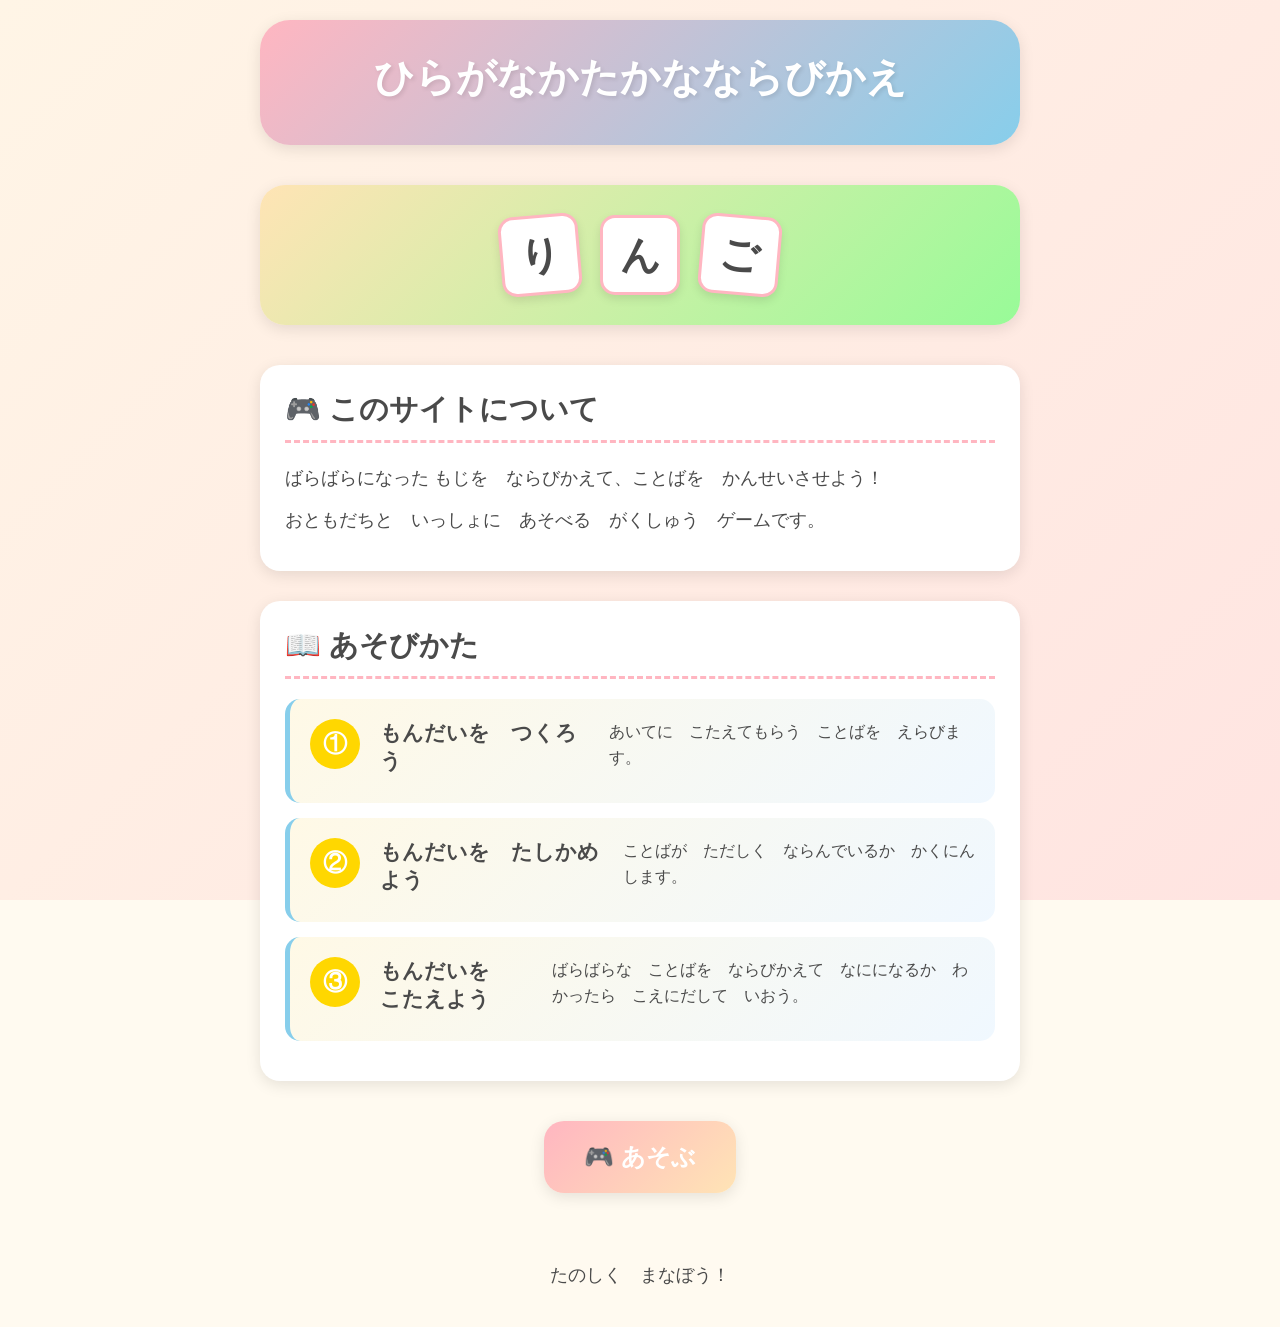
<file: index.html>
<!DOCTYPE html>
<html lang="ja">
<head>
    <meta charset="UTF-8">
    <meta name="viewport" content="width=device-width, initial-scale=1.0">
    <title>ひらがなかたかなならびかえ - がくしゅうサイト</title>
    <link rel="stylesheet" href="styles.css">
</head>
<body class="top-page">
    <div class="container">
        <header class="header">
            <h1 class="title">ひらがなかたかなならびかえ</h1>
        </header>

        <main class="main-content">
            <!-- イメージイラスト代わり -->
            <div class="hero-section">
                <div class="character-cards-demo">
                    <div class="demo-card">り</div>
                    <div class="demo-card">ん</div>
                    <div class="demo-card">ご</div>
                </div>
            </div>

            <!-- 使い方説明 -->
            <section class="instructions">
                <h2>🎮 このサイトについて</h2>
                <p>ばらばらになった もじを　ならびかえて、ことばを　かんせいさせよう！</p>
                <p>おともだちと　いっしょに　あそべる　がくしゅう　ゲームです。</p>
            </section>

            <!-- 遊び方ガイド -->
            <section class="how-to">
                <h2>📖 あそびかた</h2>
                
                <div class="guide-step">
                    <div class="step-number">①</div>
                    <h3>もんだいを　つくろう</h3>
                    <p>あいてに　こたえてもらう　ことばを　えらびます。</p>
                </div>

                <div class="guide-step">
                    <div class="step-number">②</div>
                    <h3>もんだいを　たしかめよう</h3>
                    <p>ことばが　ただしく　ならんでいるか　かくにんします。</p>
                </div>

                <div class="guide-step">
                    <div class="step-number">③</div>
                    <h3>もんだいを　こたえよう</h3>
                    <p>ばらばらな　ことばを　ならびかえて　なにになるか　わかったら　こえにだして　いおう。</p>
                </div>
            </section>

            <!-- 始めるボタン -->
            <section class="start-section">
                <button class="btn-large btn-primary" onclick="location.href='select.html'">
                    🎮 あそぶ
                </button>
            </section>
        </main>

        <footer class="footer">
            <p>たのしく　まなぼう！</p>
        </footer>
    </div>
</body>
</html>
</file>
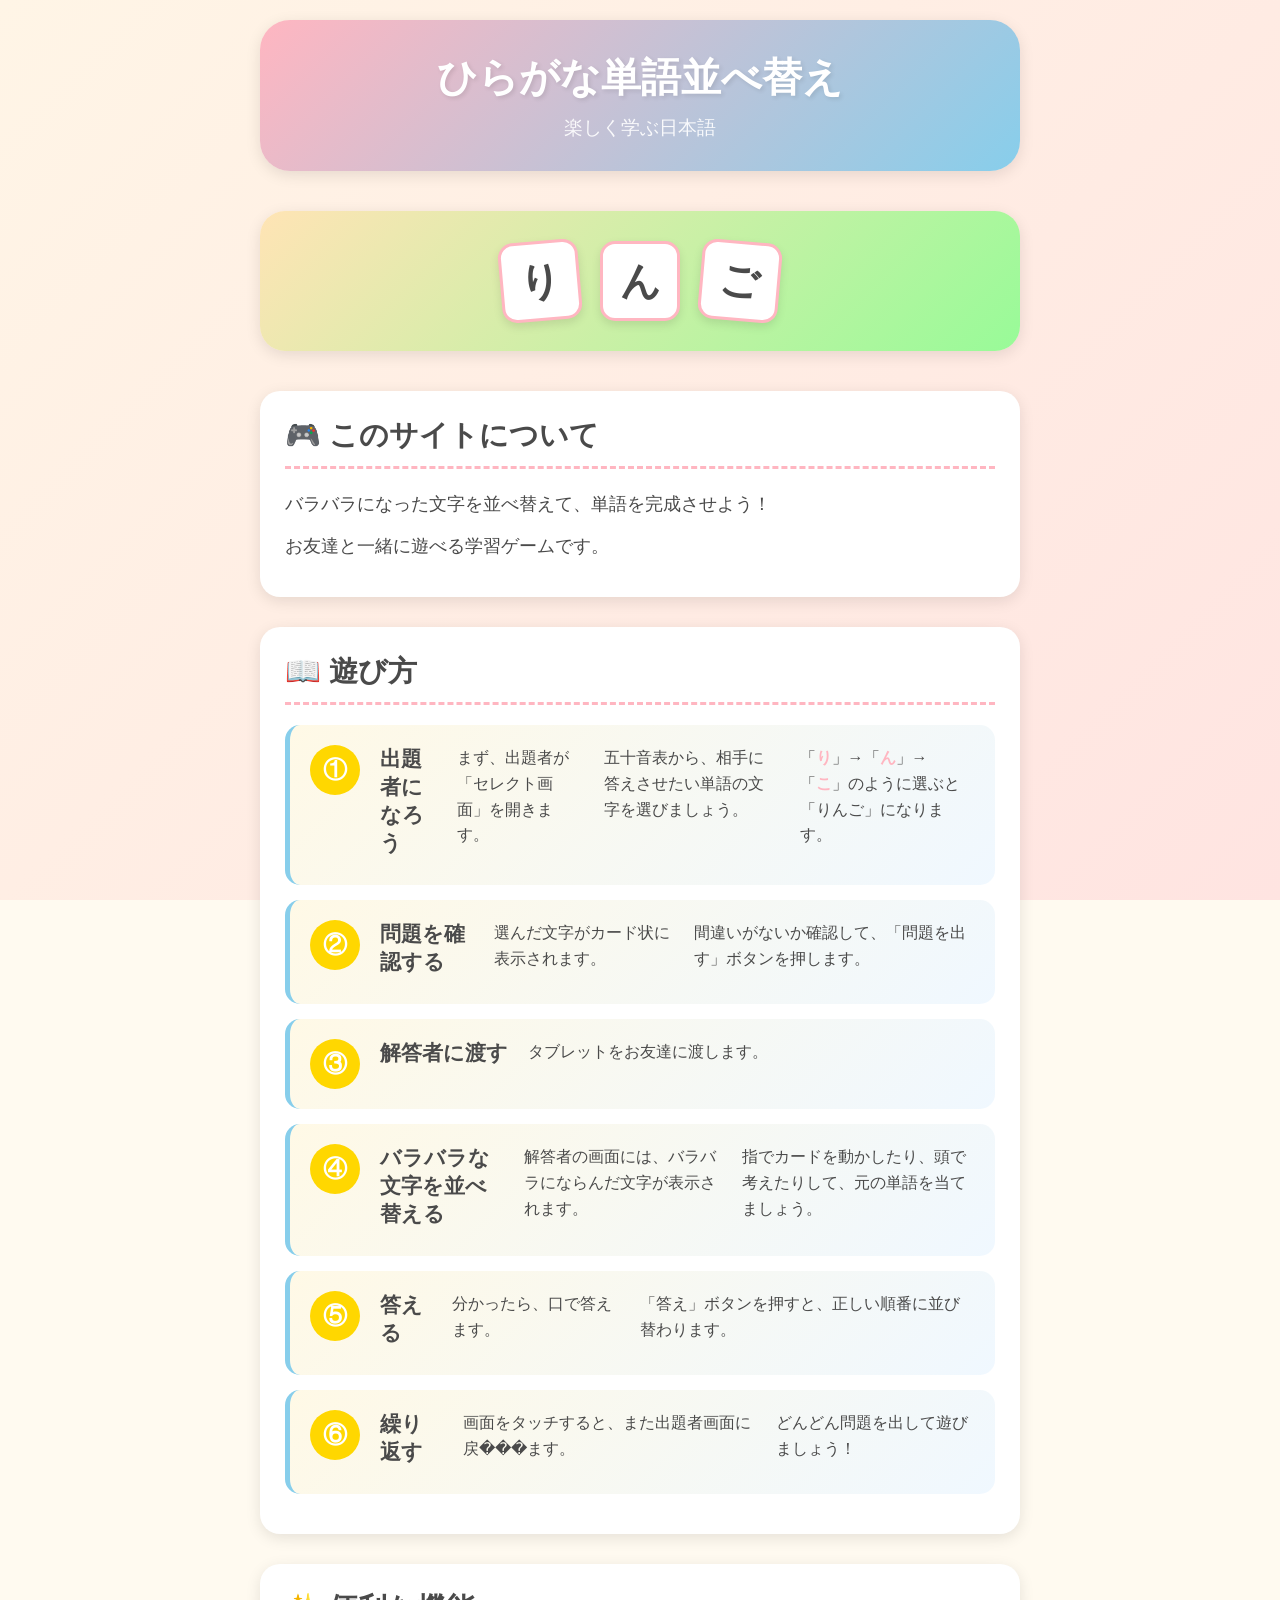
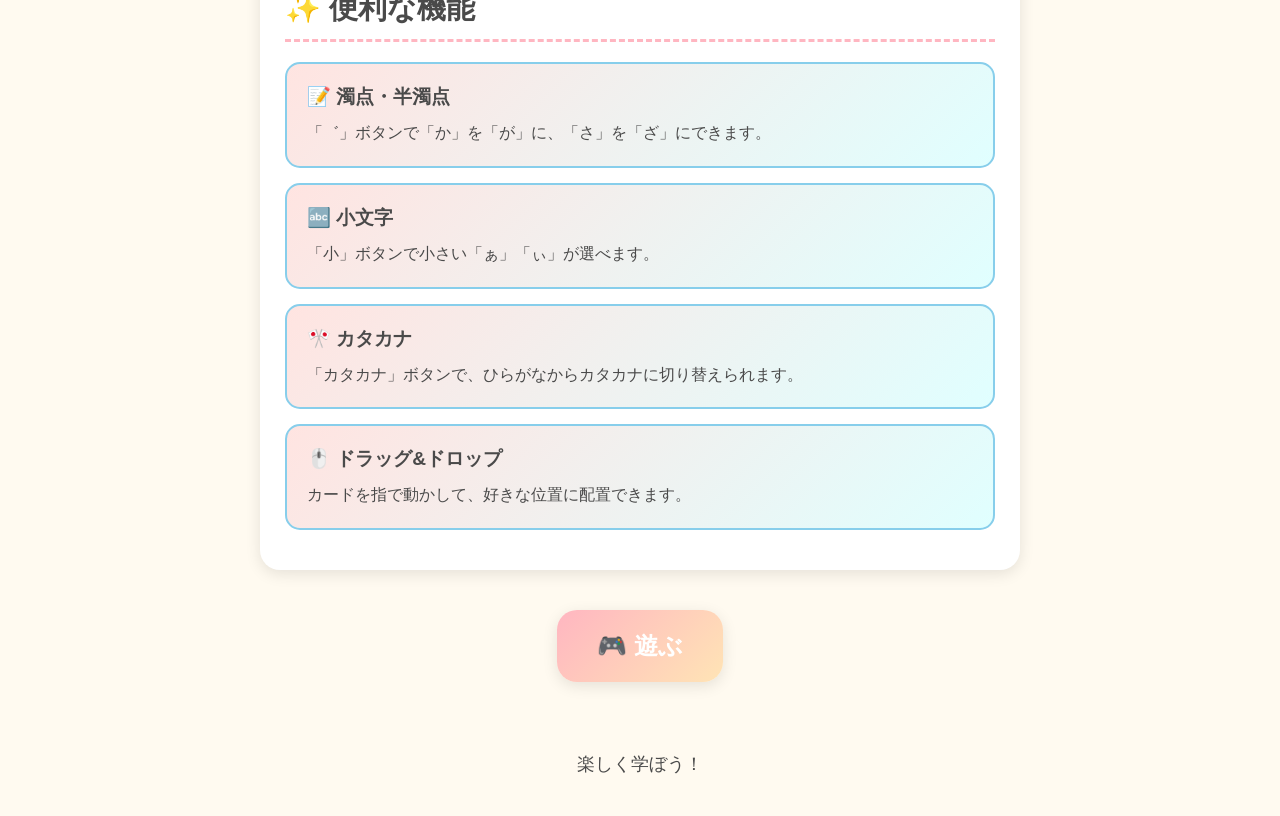
<file: inde.html>
<!DOCTYPE html>
<html lang="ja">
<head>
    <meta charset="UTF-8">
    <meta name="viewport" content="width=device-width, initial-scale=1.0">
    <title>ひらがな単語並べ替え - 学習サイト</title>
    <link rel="stylesheet" href="styles.css">
</head>
<body class="top-page">
    <div class="container">
        <header class="header">
            <h1 class="title">ひらがな単語並べ替え</h1>
            <p class="subtitle">楽しく学ぶ日本語</p>
        </header>

        <main class="main-content">
            <!-- イメージイラスト代わり -->
            <div class="hero-section">
                <div class="character-cards-demo">
                    <div class="demo-card">り</div>
                    <div class="demo-card">ん</div>
                    <div class="demo-card">ご</div>
                </div>
            </div>

            <!-- 使い方説明 -->
            <section class="instructions">
                <h2>🎮 このサイトについて</h2>
                <p>バラバラになった文字を並べ替えて、単語を完成させよう！</p>
                <p>お友達と一緒に遊べる学習ゲームです。</p>
            </section>

            <!-- 遊び方ガイド -->
            <section class="how-to">
                <h2>📖 遊び方</h2>
                
                <div class="guide-step">
                    <div class="step-number">①</div>
                    <h3>出題者になろう</h3>
                    <p>まず、出題者が「セレクト画面」を開きます。</p>
                    <p>五十音表から、相手に答えさせたい単語の文字を選びましょう。</p>
                    <p>「<strong>り</strong>」→「<strong>ん</strong>」→「<strong>こ</strong>」のように選ぶと「りんご」になります。</p>
                </div>

                <div class="guide-step">
                    <div class="step-number">②</div>
                    <h3>問題を確認する</h3>
                    <p>選んだ文字がカード状に表示されます。</p>
                    <p>間違いがないか確認して、「問題を出す」ボタンを押します。</p>
                </div>

                <div class="guide-step">
                    <div class="step-number">③</div>
                    <h3>解答者に渡す</h3>
                    <p>タブレットをお友達に渡します。</p>
                </div>

                <div class="guide-step">
                    <div class="step-number">④</div>
                    <h3>バラバラな文字を並べ替える</h3>
                    <p>解答者の画面には、バラバラにならんだ文字が表示されます。</p>
                    <p>指でカードを動かしたり、頭で考えたりして、元の単語を当てましょう。</p>
                </div>

                <div class="guide-step">
                    <div class="step-number">⑤</div>
                    <h3>答える</h3>
                    <p>分かったら、口で答えます。</p>
                    <p>「答え」ボタンを押すと、正しい順番に並び替わります。</p>
                </div>

                <div class="guide-step">
                    <div class="step-number">⑥</div>
                    <h3>繰り返す</h3>
                    <p>画面をタッチすると、また出題者画面に戻���ます。</p>
                    <p>どんどん問題を出して遊びましょう！</p>
                </div>
            </section>

            <!-- 機能説明 -->
            <section class="features">
                <h2>✨ 便利な機能</h2>
                
                <div class="feature-item">
                    <h3>📝 濁点・半濁点</h3>
                    <p>「゛」ボタンで「か」を「が」に、「さ」を「ざ」にできます。</p>
                </div>

                <div class="feature-item">
                    <h3>🔤 小文字</h3>
                    <p>「小」ボタンで小さい「ぁ」「ぃ」が選べます。</p>
                </div>

                <div class="feature-item">
                    <h3>🎌 カタカナ</h3>
                    <p>「カタカナ」ボタンで、ひらがなからカタカナに切り替えられます。</p>
                </div>

                <div class="feature-item">
                    <h3>🖱️ ドラッグ&ドロップ</h3>
                    <p>カードを指で動かして、好きな位置に配置できます。</p>
                </div>
            </section>

            <!-- 始めるボタン -->
            <section class="start-section">
                <button class="btn-large btn-primary" onclick="location.href='select.html'">
                    🎮 遊ぶ
                </button>
            </section>
        </main>

        <footer class="footer">
            <p>楽しく学ぼう！</p>
        </footer>
    </div>
</body>
</html>
</file>
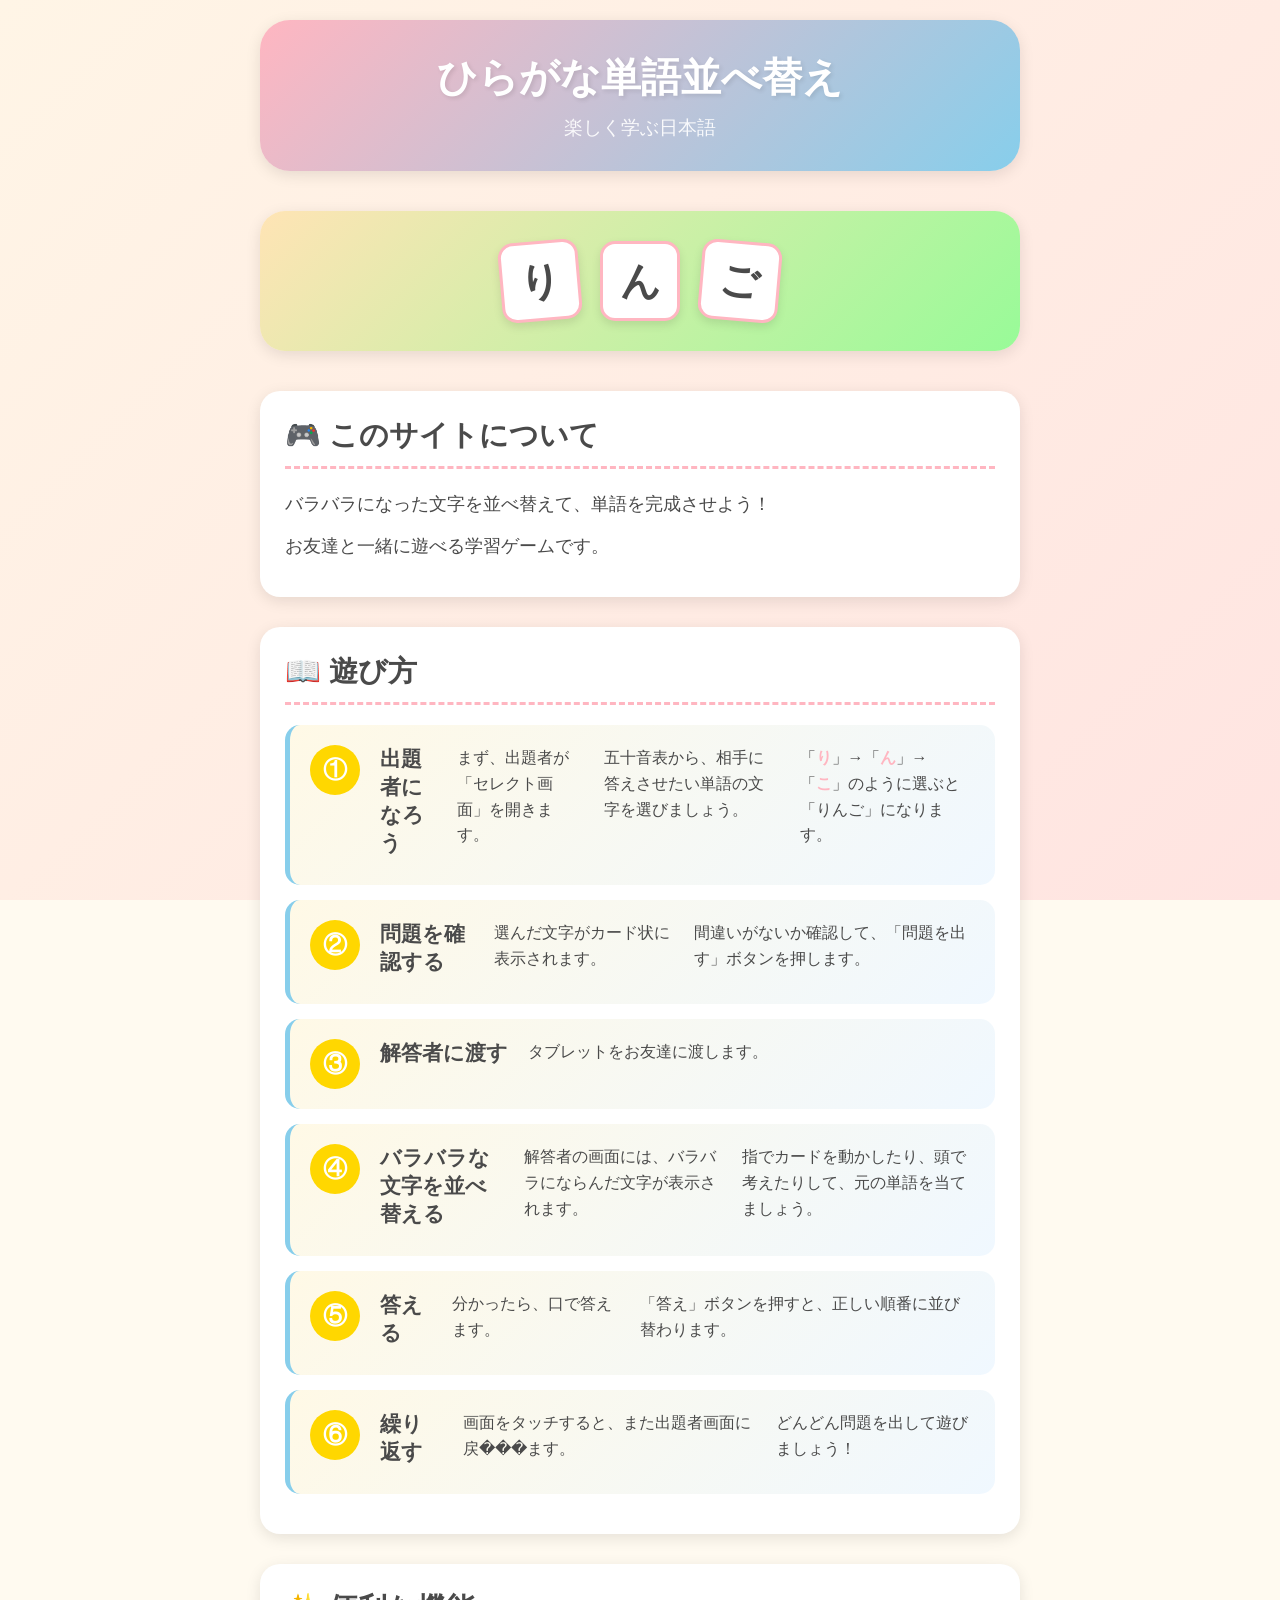
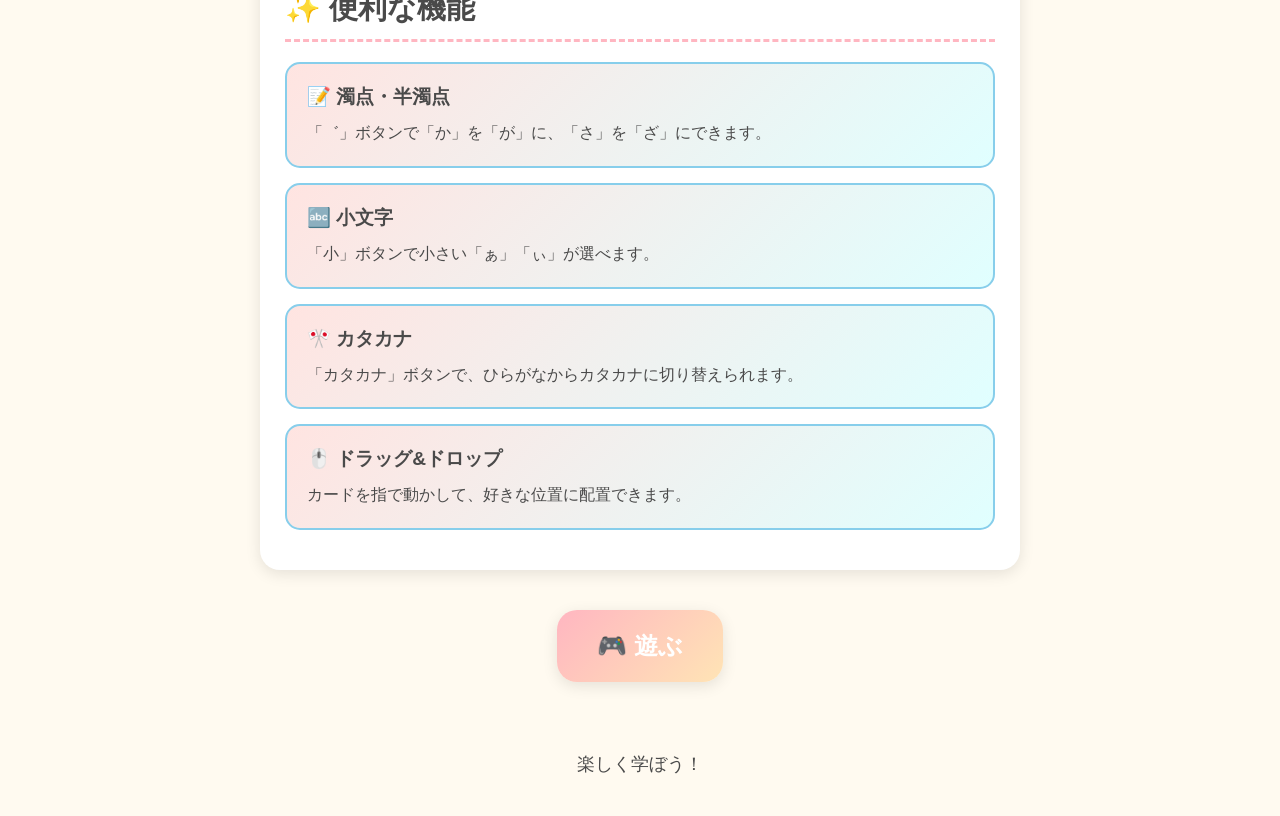
<file: index_Version2.html>
<!DOCTYPE html>
<html lang="ja">
<head>
    <meta charset="UTF-8">
    <meta name="viewport" content="width=device-width, initial-scale=1.0">
    <title>ひらがな単語並べ替え - 学習サイト</title>
    <link rel="stylesheet" href="styles.css">
</head>
<body class="top-page">
    <div class="container">
        <header class="header">
            <h1 class="title">ひらがな単語並べ替え</h1>
            <p class="subtitle">楽しく学ぶ日本語</p>
        </header>

        <main class="main-content">
            <!-- イメージイラスト代わり -->
            <div class="hero-section">
                <div class="character-cards-demo">
                    <div class="demo-card">り</div>
                    <div class="demo-card">ん</div>
                    <div class="demo-card">ご</div>
                </div>
            </div>

            <!-- 使い方説明 -->
            <section class="instructions">
                <h2>🎮 このサイトについて</h2>
                <p>バラバラになった文字を並べ替えて、単語を完成させよう！</p>
                <p>お友達と一緒に遊べる学習ゲームです。</p>
            </section>

            <!-- 遊び方ガイド -->
            <section class="how-to">
                <h2>📖 遊び方</h2>
                
                <div class="guide-step">
                    <div class="step-number">①</div>
                    <h3>出題者になろう</h3>
                    <p>まず、出題者が「セレクト画面」を開きます。</p>
                    <p>五十音表から、相手に答えさせたい単語の文字を選びましょう。</p>
                    <p>「<strong>り</strong>」→「<strong>ん</strong>」→「<strong>こ</strong>」のように選ぶと「りんご」になります。</p>
                </div>

                <div class="guide-step">
                    <div class="step-number">②</div>
                    <h3>問題を確認する</h3>
                    <p>選んだ文字がカード状に表示されます。</p>
                    <p>間違いがないか確認して、「問題を出す」ボタンを押します。</p>
                </div>

                <div class="guide-step">
                    <div class="step-number">③</div>
                    <h3>解答者に渡す</h3>
                    <p>タブレットをお友達に渡します。</p>
                </div>

                <div class="guide-step">
                    <div class="step-number">④</div>
                    <h3>バラバラな文字を並べ替える</h3>
                    <p>解答者の画面には、バラバラにならんだ文字が表示されます。</p>
                    <p>指でカードを動かしたり、頭で考えたりして、元の単語を当てましょう。</p>
                </div>

                <div class="guide-step">
                    <div class="step-number">⑤</div>
                    <h3>答える</h3>
                    <p>分かったら、口で答えます。</p>
                    <p>「答え」ボタンを押すと、正しい順番に並び替わります。</p>
                </div>

                <div class="guide-step">
                    <div class="step-number">⑥</div>
                    <h3>繰り返す</h3>
                    <p>画面をタッチすると、また出題者画面に戻���ます。</p>
                    <p>どんどん問題を出して遊びましょう！</p>
                </div>
            </section>

            <!-- 機能説明 -->
            <section class="features">
                <h2>✨ 便利な機能</h2>
                
                <div class="feature-item">
                    <h3>📝 濁点・半濁点</h3>
                    <p>「゛」ボタンで「か」を「が」に、「さ」を「ざ」にできます。</p>
                </div>

                <div class="feature-item">
                    <h3>🔤 小文字</h3>
                    <p>「小」ボタンで小さい「ぁ」「ぃ」が選べます。</p>
                </div>

                <div class="feature-item">
                    <h3>🎌 カタカナ</h3>
                    <p>「カタカナ」ボタンで、ひらがなからカタカナに切り替えられます。</p>
                </div>

                <div class="feature-item">
                    <h3>🖱️ ドラッグ&ドロップ</h3>
                    <p>カードを指で動かして、好きな位置に配置できます。</p>
                </div>
            </section>

            <!-- 始めるボタン -->
            <section class="start-section">
                <button class="btn-large btn-primary" onclick="location.href='select.html'">
                    🎮 遊ぶ
                </button>
            </section>
        </main>

        <footer class="footer">
            <p>楽しく学ぼう！</p>
        </footer>
    </div>
</body>
</html>
</file>
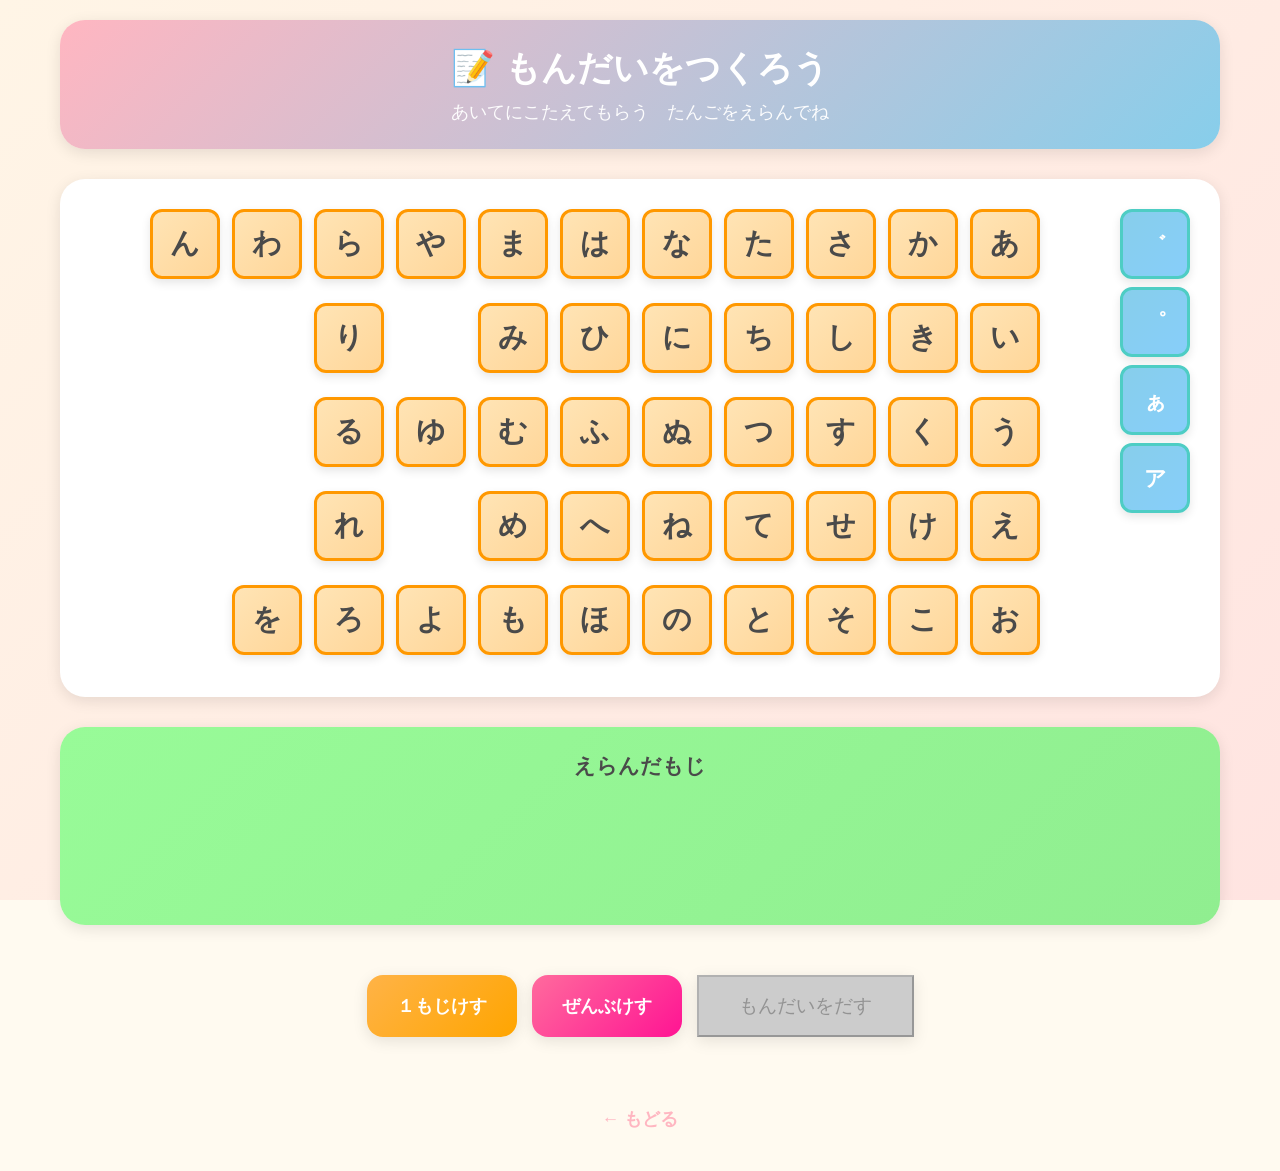
<file: play.html>
<!DOCTYPE html>
<html lang="ja">
<head>
    <meta charset="UTF-8">
    <meta name="viewport" content="width=device-width, initial-scale=1.0">
    <title>解答 - ひらがなかたかなならびかえ</title>
    <link rel="stylesheet" href="styles.css">
</head>
<body class="play-page">
    <div class="play-container">
        <div class="play-header">
            <h1>🎲 ならびかえて　ことばにしよう</h1>
        </div>

        <div class="cards-container" id="cardsContainer">
            <!-- カードがここに配置される -->
        </div>

        <div class="play-buttons">
            <button class="btn-answer" id="answerBtn">こたえ</button>
            <button class="btn-back" id="backBtn">← もどる</button>
        </div>
    </div>

    <!-- 答え表示モーダル -->
    <div class="modal" id="answerModal">
        <div class="modal-content">
            <h2>せいかいは</h2>
            <div class="answer-display" id="answerDisplay"></div>
            <p class="continue-hint">がめんをたっぷして　つづける</p>
        </div>
    </div>

    <script src="script.js"></script>
    <script>
        let cards = [];
        let selectedWord = [];
        let draggedCard = null;
        let offsetX = 0;
        let offsetY = 0;

        // 初期化
        function init() {
            const wordData = sessionStorage.getItem('selectedWord');
            if (!wordData) {
                alert('もんだいが　えらばれていません。');
                window.location.href = 'select.html';
                return;
            }

            selectedWord = JSON.parse(wordData);
            createCards();
            setupEventListeners();
        }

        // カードを作成
        function createCards() {
            const container = document.getElementById('cardsContainer');
            container.innerHTML = '';

            // カードをシャッフルして配置
            const shuffled = [...selectedWord].sort(() => Math.random() - 0.5);

            shuffled.forEach((char, index) => {
                const card = document.createElement('div');
                card.className = 'card';
                card.textContent = char;
                card.id = 'card-' + index;

                // ランダムな位置に配置
                const randomX = Math.random() * (container.offsetWidth - 100);
                const randomY = Math.random() * (container.offsetHeight - 100);
                card.style.left = randomX + 'px';
                card.style.top = randomY + 'px';

                // マウスイベント
                card.addEventListener('mousedown', handleMouseDown);
                card.addEventListener('mousemove', handleMouseMove);
                card.addEventListener('mouseup', handleMouseUp);
                card.addEventListener('mouseleave', handleMouseUp);

                // タッチイベント
                card.addEventListener('touchstart', handleTouchStart);
                card.addEventListener('touchmove', handleTouchMove);
                card.addEventListener('touchend', handleTouchEnd);

                container.appendChild(card);
                cards.push({
                    element: card,
                    character: char,
                    x: randomX,
                    y: randomY
                });
            });
        }

        // マウスイベント
        function handleMouseDown(e) {
            draggedCard = this;
            const rect = this.getBoundingClientRect();
            const container = document.getElementById('cardsContainer');
            const containerRect = container.getBoundingClientRect();
            offsetX = e.clientX - rect.left;
            offsetY = e.clientY - rect.top;
            this.style.zIndex = 1000;
        }

        function handleMouseMove(e) {
            if (!draggedCard || draggedCard !== this) return;

            const container = document.getElementById('cardsContainer');
            const containerRect = container.getBoundingClientRect();

            let x = e.clientX - containerRect.left - offsetX;
            let y = e.clientY - containerRect.top - offsetY;

            // 境界チェック
            x = Math.max(0, Math.min(x, containerRect.width - this.offsetWidth));
            y = Math.max(0, Math.min(y, containerRect.height - this.offsetHeight));

            this.style.left = x + 'px';
            this.style.top = y + 'px';
        }

        function handleMouseUp(e) {
            if (draggedCard) {
                draggedCard.style.zIndex = 'auto';
                draggedCard = null;
            }
        }

        // タッチイベント
        function handleTouchStart(e) {
            draggedCard = this;
            const touch = e.touches[0];
            const rect = this.getBoundingClientRect();
            offsetX = touch.clientX - rect.left;
            offsetY = touch.clientY - rect.top;
            this.style.zIndex = 1000;
        }

        function handleTouchMove(e) {
            if (!draggedCard || draggedCard !== this) return;

            const touch = e.touches[0];
            const container = document.getElementById('cardsContainer');
            const containerRect = container.getBoundingClientRect();

            let x = touch.clientX - containerRect.left - offsetX;
            let y = touch.clientY - containerRect.top - offsetY;

            // 境界チェック
            x = Math.max(0, Math.min(x, containerRect.width - this.offsetWidth));
            y = Math.max(0, Math.min(y, containerRect.height - this.offsetHeight));

            this.style.left = x + 'px';
            this.style.top = y + 'px';
        }

        function handleTouchEnd(e) {
            if (draggedCard) {
                draggedCard.style.zIndex = 'auto';
                draggedCard = null;
            }
        }

        // イベントリスナーの設定
        function setupEventListeners() {
            document.getElementById('answerBtn').addEventListener('click', showAnswer);
            document.getElementById('backBtn').addEventListener('click', goBack);
            document.getElementById('answerModal').addEventListener('click', handleModalClick);
        }

        
        // 答えを表示
        // 答えを表示
        function showAnswer() {
            const answer = selectedWord.join('');
            document.getElementById('answerDisplay').textContent = answer;

            // 正解の順に並べ替えのアニメーションを実行
            const container = document.getElementById('cardsContainer');
            const rect = container.getBoundingClientRect();
            
            const cardWidth = 90; // カードの横幅 (CSSの .card の幅に合わせる)
            const gap = 15;       // カード同士の間隔
            const totalWidth = selectedWord.length * cardWidth + (selectedWord.length - 1) * gap;
            
            // コンテナの中央に配置するための開始X座標を計算
            const startX = (rect.width - totalWidth) / 2;
            const targetY = (rect.height - cardWidth) / 2;

            // selectedWord（正しい順番）の文字と一致するように cards を並べ替える
            selectedWord.forEach((correctChar, index) => {
                const cardObj = cards.find(c => c.character === correctChar && !c.isAligned);
                if (cardObj) {
                    cardObj.isAligned = true; // 割り当て済みフラグ
                    const targetX = startX + index * (cardWidth + gap);
                    
                    cardObj.element.style.transition = 'all 0.5s ease';
                    cardObj.element.style.left = targetX + 'px';
                    cardObj.element.style.top = targetY + 'px';
                    cardObj.element.style.zIndex = 100; // 重なり順を前面に
                }
            });

            // 処理が終わったらフラグをリセット
            cards.forEach(c => delete c.isAligned);

            // 1.5秒（1500ミリ秒）のタイムラグを設けてからポップアップを表示
            setTimeout(() => {
                document.getElementById('answerModal').classList.add('active');
            }, 1500);
        }

        // モーダルをクリック
        function handleModalClick() {
            document.getElementById('answerModal').classList.remove('active');
            // select.htmlに戻る
            sessionStorage.removeItem('selectedWord');
            window.location.href = 'select.html';
        }

        // 戻る
        function goBack() {
            sessionStorage.removeItem('selectedWord');
            window.location.href = 'select.html';
        }

        // 初期化実行
        init();
    </script>
</body>
</html>
</file>
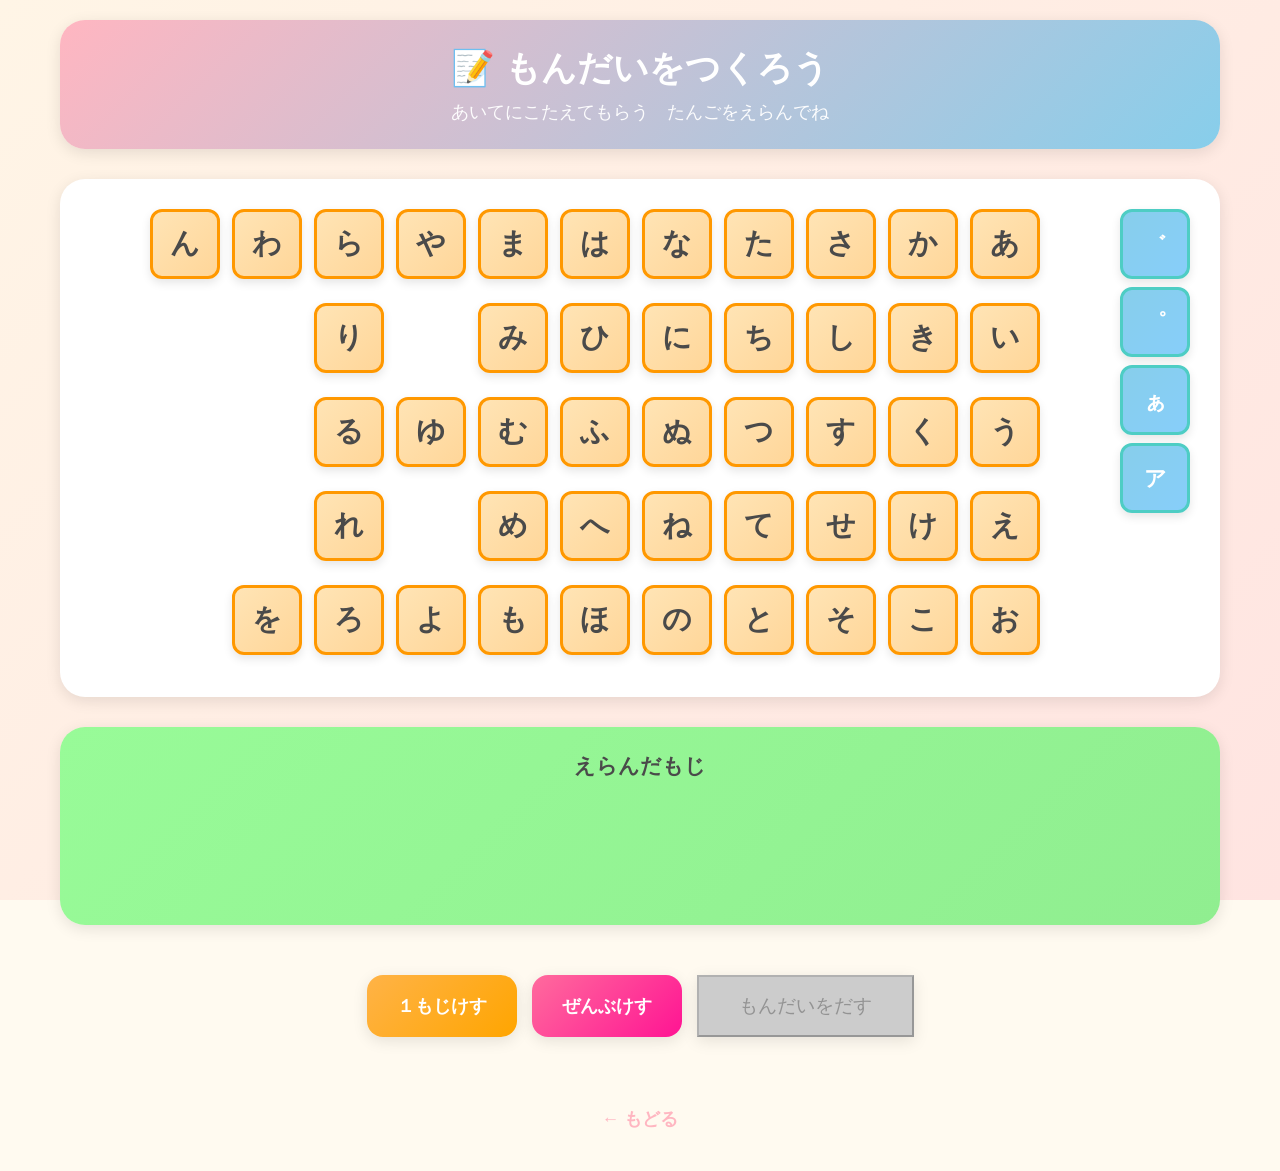
<file: play_Version2.html>
<!DOCTYPE html>
<html lang="ja">
<head>
    <meta charset="UTF-8">
    <meta name="viewport" content="width=device-width, initial-scale=1.0">
    <title>解答 - ひらがな単語並べ替え</title>
    <link rel="stylesheet" href="styles.css">
</head>
<body class="play-page">
    <div class="play-container">
        <div class="play-header">
            <h1>🎲 問題に答えよう</h1>
            <p class="play-instruction">バラバラな文字を並べ替えて、単語を当てよう！</p>
        </div>

        <div class="cards-container" id="cardsContainer">
            <!-- カードがここに配置される -->
        </div>

        <div class="play-buttons">
            <button class="btn-answer" id="answerBtn">答え</button>
            <button class="btn-back" id="backBtn">← 戻る</button>
        </div>
    </div>

    <!-- 答え表示モーダル -->
    <div class="modal" id="answerModal">
        <div class="modal-content">
            <h2>🎉 正解！</h2>
            <div class="answer-display" id="answerDisplay"></div>
            <p class="modal-text">よくできましたね！</p>
            <p class="continue-hint">画面をタップして続ける</p>
        </div>
    </div>

    <script src="script.js"></script>
    <script>
        let cards = [];
        let selectedWord = [];

        // 初期化
        function init() {
            const wordData = sessionStorage.getItem('selectedWord');
            if (!wordData) {
                alert('問題が選択されていません。');
                window.location.href = 'select.html';
                return;
            }

            selectedWord = JSON.parse(wordData);
            createCards();
            setupEventListeners();
        }

        // カードを作成
        function createCards() {
            const container = document.getElementById('cardsContainer');
            container.innerHTML = '';

            // カードをシャッフルして配置
            const shuffled = [...selectedWord].sort(() => Math.random() - 0.5);

            shuffled.forEach((char, index) => {
                const card = document.createElement('div');
                card.className = 'card';
                card.textContent = char;
                card.id = 'card-' + index;
                card.draggable = true;

                // ランダムな位置に配置
                const randomX = Math.random() * (container.offsetWidth - 100);
                const randomY = Math.random() * (container.offsetHeight - 100);
                card.style.left = randomX + 'px';
                card.style.top = randomY + 'px';

                // ドラッグイベント
                card.addEventListener('dragstart', handleDragStart);
                card.addEventListener('dragend', handleDragEnd);

                // タッチイベント（タブレット対応）
                card.addEventListener('touchstart', handleTouchStart);
                card.addEventListener('touchmove', handleTouchMove);
                card.addEventListener('touchend', handleTouchEnd);

                container.appendChild(card);
                cards.push({
                    element: card,
                    character: char,
                    x: randomX,
                    y: randomY
                });
            });
        }

        // ドラッグハンドラー
        let draggedCard = null;
        let offsetX = 0;
        let offsetY = 0;

        function handleDragStart(e) {
            draggedCard = this;
            e.dataTransfer.effectAllowed = 'move';
            e.dataTransfer.setData('text/html', this.innerHTML);
        }

        function handleDragEnd(e) {
            draggedCard = null;
        }

        // タッチハンドラー（タブレット対応）
        let touchCard = null;

        function handleTouchStart(e) {
            touchCard = this;
            const touch = e.touches[0];
            offsetX = touch.clientX - this.getBoundingClientRect().left;
            offsetY = touch.clientY - this.getBoundingClientRect().top;
        }

        function handleTouchMove(e) {
            if (!touchCard) return;

            const touch = e.touches[0];
            const container = document.getElementById('cardsContainer');
            const containerRect = container.getBoundingClientRect();

            let x = touch.clientX - containerRect.left - offsetX;
            let y = touch.clientY - containerRect.top - offsetY;

            // 境界チェック
            x = Math.max(0, Math.min(x, containerRect.width - touchCard.offsetWidth));
            y = Math.max(0, Math.min(y, containerRect.height - touchCard.offsetHeight));

            touchCard.style.left = x + 'px';
            touchCard.style.top = y + 'px';
        }

        function handleTouchEnd(e) {
            touchCard = null;
        }

        // イベントリスナーの設定
        function setupEventListeners() {
            document.getElementById('answerBtn').addEventListener('click', showAnswer);
            document.getElementById('backBtn').addEventListener('click', goBack);
            document.getElementById('answerModal').addEventListener('click', handleModalClick);
        }

        // 答えを表示
        function showAnswer() {
            const answer = selectedWord.join('');
            document.getElementById('answerDisplay').textContent = answer;
            document.getElementById('answerModal').classList.add('active');

            // 正解の順に並べ替え
            const container = document.getElementById('cardsContainer');
            const rect = container.getBoundingClientRect();
            const spacing = (rect.width - 100) / (selectedWord.length + 1);

            cards.forEach((card, index) => {
                const targetX = (index + 1) * spacing;
                const targetY = (rect.height - 100) / 2;
                card.element.style.transition = 'all 0.5s ease';
                card.element.style.left = targetX + 'px';
                card.element.style.top = targetY + 'px';
            });
        }

        // モーダルをクリック
        function handleModalClick() {
            document.getElementById('answerModal').classList.remove('active');
            // select.htmlに戻る
            sessionStorage.removeItem('selectedWord');
            window.location.href = 'select.html';
        }

        // 戻る
        function goBack() {
            sessionStorage.removeItem('selectedWord');
            window.location.href = 'select.html';
        }

        // 初期化実行
        init();
    </script>
</body>
</html>
</file>
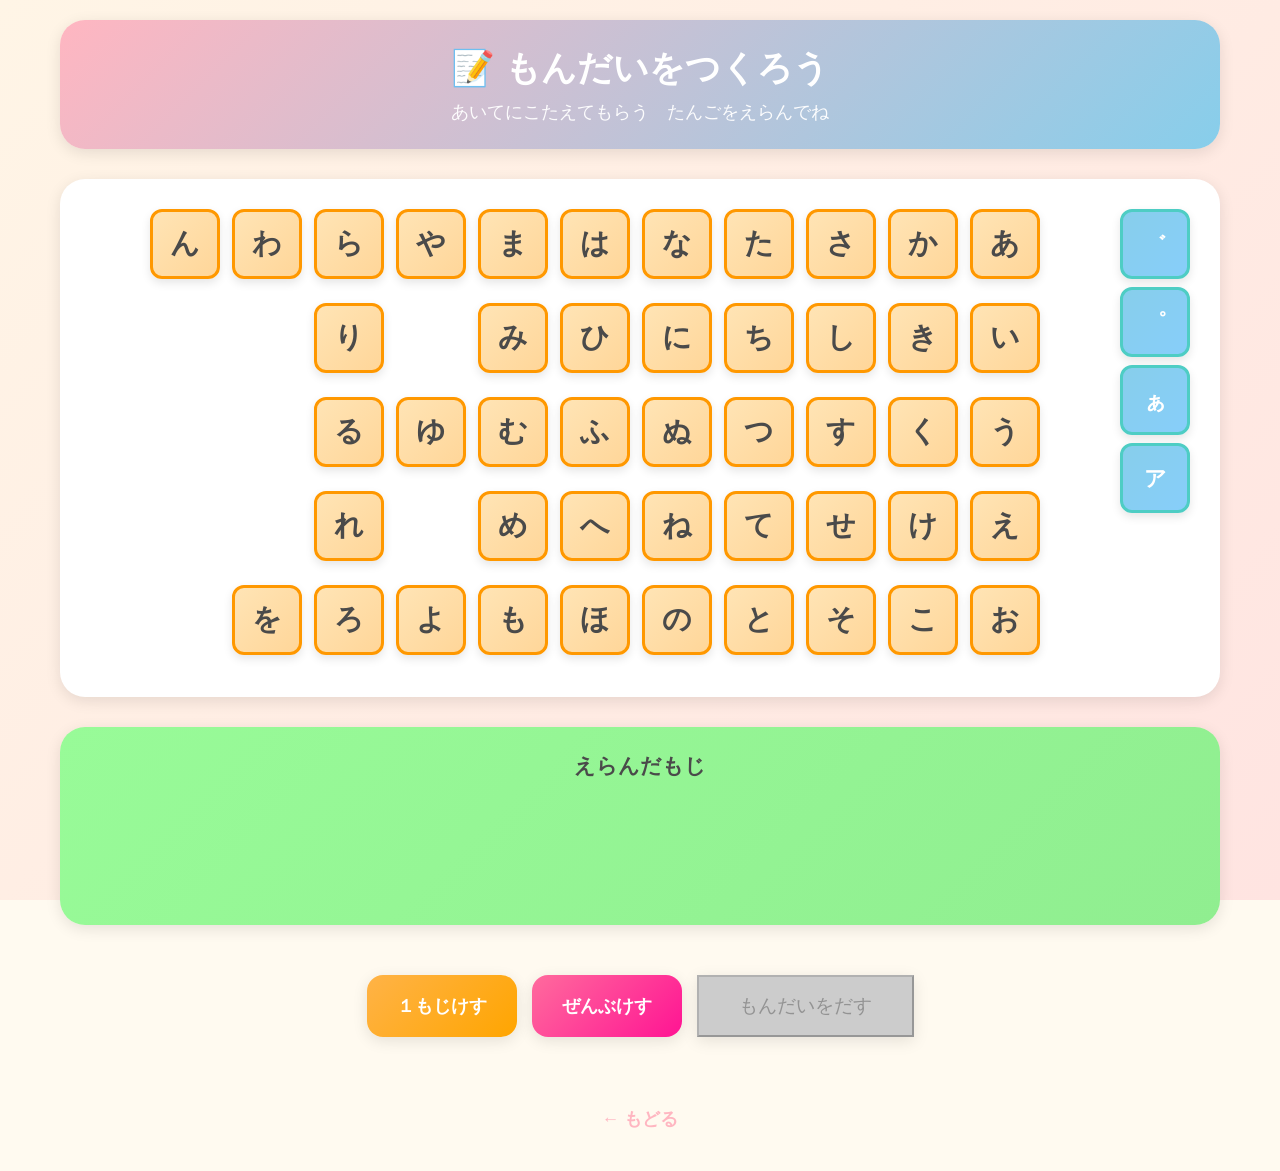
<file: select.html>
<!DOCTYPE html>
<html lang="ja">
<head>
    <meta charset="UTF-8">
    <meta name="viewport" content="width=device-width, initial-scale=1.0">
    <title>出題 - ひらがなかたかなならびかえ</title>
    <link rel="stylesheet" href="styles.css">
</head>
<body class="select-page">
    <div class="select-container">
        <div class="select-header">
            <h1>📝 もんだいをつくろう</h1>
            <p>あいてにこたえてもらう　たんごをえらんでね</p>
        </div>

        <div class="select-content">
            <div class="kana-section">
                <div class="kana-display" id="hiraganaDisplay">
                    <div class="kana-row">
                        <button class="kana-card" data-char="あ">あ</button>
                        <button class="kana-card" data-char="か">か</button>
                        <button class="kana-card" data-char="さ">さ</button>
                        <button class="kana-card" data-char="た">た</button>
                        <button class="kana-card" data-char="な">な</button>
                        <button class="kana-card" data-char="は">は</button>
                        <button class="kana-card" data-char="ま">ま</button>
                        <button class="kana-card" data-char="や">や</button>
                        <button class="kana-card" data-char="ら">ら</button>
                        <button class="kana-card" data-char="わ">わ</button>
                        <button class="kana-card" data-char="ん">ん</button>
                    </div>
                    <div class="kana-row">
                        <button class="kana-card" data-char="い">い</button>
                        <button class="kana-card" data-char="き">き</button>
                        <button class="kana-card" data-char="し">し</button>
                        <button class="kana-card" data-char="ち">ち</button>
                        <button class="kana-card" data-char="に">に</button>
                        <button class="kana-card" data-char="ひ">ひ</button>
                        <button class="kana-card" data-char="み">み</button>
                        <div class="empty-card"></div>
                        <button class="kana-card" data-char="り">り</button>
                        <div class="empty-card"></div>
                        <div class="empty-card"></div>
                    </div>
                    <div class="kana-row">
                        <button class="kana-card" data-char="う">う</button>
                        <button class="kana-card" data-char="く">く</button>
                        <button class="kana-card" data-char="す">す</button>
                        <button class="kana-card" data-char="つ">つ</button>
                        <button class="kana-card" data-char="ぬ">ぬ</button>
                        <button class="kana-card" data-char="ふ">ふ</button>
                        <button class="kana-card" data-char="む">む</button>
                        <button class="kana-card" data-char="ゆ">ゆ</button>
                        <button class="kana-card" data-char="る">る</button>
                        <div class="empty-card"></div>
                        <div class="empty-card"></div>
                    </div>
                    <div class="kana-row">
                        <button class="kana-card" data-char="え">え</button>
                        <button class="kana-card" data-char="け">け</button>
                        <button class="kana-card" data-char="せ">せ</button>
                        <button class="kana-card" data-char="て">て</button>
                        <button class="kana-card" data-char="ね">ね</button>
                        <button class="kana-card" data-char="へ">へ</button>
                        <button class="kana-card" data-char="め">め</button>
                        <div class="empty-card"></div>
                        <button class="kana-card" data-char="れ">れ</button>
                        <div class="empty-card"></div>
                        <div class="empty-card"></div>
                    </div>
                    <div class="kana-row">
                        <button class="kana-card" data-char="お">お</button>
                        <button class="kana-card" data-char="こ">こ</button>
                        <button class="kana-card" data-char="そ">そ</button>
                        <button class="kana-card" data-char="と">と</button>
                        <button class="kana-card" data-char="の">の</button>
                        <button class="kana-card" data-char="ほ">ほ</button>
                        <button class="kana-card" data-char="も">も</button>
                        <button class="kana-card" data-char="よ">よ</button>
                        <button class="kana-card" data-char="ろ">ろ</button>
                        <button class="kana-card" data-char="を">を</button>
                        <div class="empty-card"></div>
                    </div>
                </div>

                <div class="kana-display" id="katakanaDisplay" style="display: none;">
                    <div class="kana-row">
                        <button class="kana-card" data-char="ア">ア</button>
                        <button class="kana-card" data-char="カ">カ</button>
                        <button class="kana-card" data-char="サ">サ</button>
                        <button class="kana-card" data-char="タ">タ</button>
                        <button class="kana-card" data-char="ナ">ナ</button>
                        <button class="kana-card" data-char="ハ">ハ</button>
                        <button class="kana-card" data-char="マ">マ</button>
                        <button class="kana-card" data-char="ヤ">ヤ</button>
                        <button class="kana-card" data-char="ラ">ラ</button>
                        <button class="kana-card" data-char="ワ">ワ</button>
                        <button class="kana-card" data-char="ン">ン</button>
                    </div>
                    <div class="kana-row">
                        <button class="kana-card" data-char="イ">イ</button>
                        <button class="kana-card" data-char="キ">キ</button>
                        <button class="kana-card" data-char="シ">シ</button>
                        <button class="kana-card" data-char="チ">チ</button>
                        <button class="kana-card" data-char="ニ">ニ</button>
                        <button class="kana-card" data-char="ヒ">ヒ</button>
                        <button class="kana-card" data-char="ミ">ミ</button>
                        <div class="empty-card"></div>
                        <button class="kana-card" data-char="リ">リ</button>
                        <div class="empty-card"></div>
                        <div class="empty-card"></div>
                    </div>
                    <div class="kana-row">
                        <button class="kana-card" data-char="ウ">ウ</button>
                        <button class="kana-card" data-char="ク">ク</button>
                        <button class="kana-card" data-char="ス">ス</button>
                        <button class="kana-card" data-char="ツ">ツ</button>
                        <button class="kana-card" data-char="ヌ">ヌ</button>
                        <button class="kana-card" data-char="フ">フ</button>
                        <button class="kana-card" data-char="ム">ム</button>
                        <button class="kana-card" data-char="ユ">ユ</button>
                        <button class="kana-card" data-char="ル">ル</button>
                        <div class="empty-card"></div>
                        <div class="empty-card"></div>
                    </div>
                    <div class="kana-row">
                        <button class="kana-card" data-char="エ">エ</button>
                        <button class="kana-card" data-char="ケ">ケ</button>
                        <button class="kana-card" data-char="セ">セ</button>
                        <button class="kana-card" data-char="テ">テ</button>
                        <button class="kana-card" data-char="ネ">ネ</button>
                        <button class="kana-card" data-char="ヘ">ヘ</button>
                        <button class="kana-card" data-char="メ">メ</button>
                        <div class="empty-card"></div>
                        <button class="kana-card" data-char="レ">レ</button>
                        <div class="empty-card"></div>
                        <div class="empty-card"></div>
                    </div>
                    <div class="kana-row">
                        <button class="kana-card" data-char="オ">オ</button>
                        <button class="kana-card" data-char="コ">コ</button>
                        <button class="kana-card" data-char="ソ">ソ</button>
                        <button class="kana-card" data-char="ト">ト</button>
                        <button class="kana-card" data-char="ノ">ノ</button>
                        <button class="kana-card" data-char="ホ">ホ</button>
                        <button class="kana-card" data-char="モ">モ</button>
                        <button class="kana-card" data-char="ヨ">ヨ</button>
                        <button class="kana-card" data-char="ロ">ロ</button>
                        <button class="kana-card" data-char="ヲ">ヲ</button>
                        <button class="kana-card" data-char="ー">ー</button>
                    </div>
                </div>

                <div class="modifiers-vertical" id="hiraganaModifiers">
                    <button class="modifier-btn" id="toggleDakuten" title="濁音">゛</button>
                    <button class="modifier-btn" id="toggleHandakuten" title="半濁音">゜</button>
                    <button class="modifier-btn" id="toggleSmall" title="小文字">ぁ</button>
                    <button class="modifier-btn" id="toggleKatakana" title="カタカナ">ア</button>
                </div>

                <div class="modifiers-vertical" id="katakanaModifiers" style="display: none;">
                    <button class="modifier-btn" id="toggleDakutenKata" title="濁音">゛</button>
                    <button class="modifier-btn" id="toggleHandakutenKata" title="半濁音">゜</button>
                    <button class="modifier-btn" id="toggleSmallKata" title="小文字">ァ</button>
                    <button class="modifier-btn" id="toggleHiragana" title="ひらがな">あ</button>
                </div>
            </div>

            <div class="selected-word-section">
                <h3>えらんだもじ</h3>
                <div class="selected-cards-display" id="selectedCardsDisplay"></div>
            </div>

            <div class="button-controls">
                <button class="control-btn btn-delete-one" id="deleteOneBtn">１もじけす</button>
                <button class="control-btn btn-delete-all" id="deleteAllBtn">ぜんぶけす</button>
                <button class="submit-btn" id="submitBtn" disabled>もんだいをだす</button>
            </div>

            <div class="back-link-section">
                <a href="index.html" class="back-link">← もどる</a>
            </div>
        </div>
    </div>

    <script>
        let selectedCharacters = [];
        let isKatakana = false;
        let isDakuten = false;
        let isHandakuten = false;
        let isSmall = false;

        // マッピングデータ
        const dakuntenMap = { 'あ':'あ','い':'い','う':'う','え':'え','お':'お','か':'が','き':'ぎ','く':'ぐ','け':'げ','こ':'ご','さ':'ざ','し':'じ','す':'ず','せ':'ぜ','そ':'ぞ','た':'だ','ち':'ぢ','つ':'づ','て':'で','と':'ど','な':'な','に':'に','ぬ':'ぬ','ね':'ね','の':'の','は':'ば','ひ':'び','ふ':'ぶ','へ':'べ','ほ':'ぼ','ま':'ま','み':'み','む':'む','め':'め','も':'も','や':'や','ゆ':'ゆ','よ':'よ','ら':'ら','り':'り','る':'る','れ':'れ','ろ':'ろ','わ':'わ','を':'を','ん':'ん' };
        const handakuntenMap = { 'は':'ぱ','ひ':'ぴ','ふ':'ぷ','へ':'ぺ','ほ':'ぽ' };
        const smallMap = { 'あ':'ぁ','い':'ぃ','う':'ぅ','え':'ぇ','お':'ぉ','や':'ゃ','ゆ':'ゅ','よ':'ょ','わ':'ゎ','つ':'っ' };
        
        const katakanaDakuntenMap = { 'ア':'ア','イ':'イ','ウ':'ウ','エ':'エ','オ':'オ','カ':'ガ','キ':'ギ','ク':'グ','ケ':'ゲ','コ':'ゴ','サ':'ザ','シ':'ジ','ス':'ズ','セ':'ゼ','ソ':'ゾ','タ':'ダ','チ':'ヂ','ツ':'ヅ','テ':'デ','ト':'ド','ナ':'ナ','ニ':'ニ','ヌ':'ヌ','ネ':'ネ','ノ':'ノ','ハ':'バ','ヒ':'ビ','フ':'ブ','ヘ':'ベ','ホ':'ボ','マ':'マ','ミ':'ミ','ム':'ム','メ':'メ','モ':'モ','ヤ':'ヤ','ユ':'ユ','ヨ':'ヨ','ラ':'ラ','リ':'リ','ル':'ル','レ':'レ','ロ':'ロ','ワ':'ワ','ヲ':'ヲ','ン':'ン','ー':'ー' };
        const katakanaHandakuntenMap = { 'ハ':'パ','ヒ':'ピ','フ':'プ','ヘ':'ペ','ホ':'ポ' };
        const katakanaSmallMap = { 'ア':'ァ','イ':'ィ','ウ':'ゥ','エ':'ェ','オ':'ォ','ヤ':'ャ','ユ':'ュ','ヨ':'ョ','ワ':'ヮ','ツ':'ッ' };

        function init() {
            setupKanaCardListeners();
            setupControlButtons();
            updateDisplay();
        }

        function setupKanaCardListeners() {
            // イベントデリゲーションを使用して、動的に表示されるボタンにも対応
            document.body.addEventListener('click', (e) => {
                if (e.target.classList.contains('kana-card')) {
                    selectCharacter(e.target.dataset.char);
                }
            });
        }

        function setupControlButtons() {
            const safeAdd = (id, fn) => {
                const el = document.getElementById(id);
                if (el) el.addEventListener('click', fn);
            };

            safeAdd('toggleDakuten', () => { isDakuten = !isDakuten; isHandakuten = false; updateModifierButtons(); });
            safeAdd('toggleHandakuten', () => { isHandakuten = !isHandakuten; isDakuten = false; updateModifierButtons(); });
            safeAdd('toggleSmall', () => { isSmall = !isSmall; updateModifierButtons(); });
            safeAdd('toggleKatakana', () => {
                isKatakana = true; resetModifiers();
                document.getElementById('hiraganaDisplay').style.display = 'none';
                document.getElementById('katakanaDisplay').style.display = 'flex';
                document.getElementById('hiraganaModifiers').style.display = 'none';
                document.getElementById('katakanaModifiers').style.display = 'flex';
                updateModifierButtons();
            });

            safeAdd('toggleDakutenKata', () => { isDakuten = !isDakuten; isHandakuten = false; updateModifierButtons(); });
            safeAdd('toggleHandakutenKata', () => { isHandakuten = !isHandakuten; isDakuten = false; updateModifierButtons(); });
            safeAdd('toggleSmallKata', () => { isSmall = !isSmall; updateModifierButtons(); });
            safeAdd('toggleHiragana', () => {
                isKatakana = false; resetModifiers();
                document.getElementById('hiraganaDisplay').style.display = 'flex';
                document.getElementById('katakanaDisplay').style.display = 'none';
                document.getElementById('hiraganaModifiers').style.display = 'flex';
                document.getElementById('katakanaModifiers').style.display = 'none';
                updateModifierButtons();
            });

            safeAdd('deleteOneBtn', () => { selectedCharacters.pop(); updateDisplay(); });
            safeAdd('deleteAllBtn', () => { selectedCharacters = []; updateDisplay(); });
            safeAdd('submitBtn', () => {
                sessionStorage.setItem('selectedWord', JSON.stringify(selectedCharacters));
                window.location.href = 'play.html';
            });
        }

        function resetModifiers() {
            isDakuten = false; isHandakuten = false; isSmall = false;
        }

        function selectCharacter(char) {
            let selectedChar = char;
            if (char !== 'ー') { // 長音符には修飾を適用しない
                if (isDakuten) {
                    selectedChar = (isKatakana ? katakanaDakuntenMap[char] : dakuntenMap[char]) || char;
                } else if (isHandakuten) {
                    selectedChar = (isKatakana ? katakanaHandakuntenMap[char] : handakuntenMap[char]) || char;
                }
                if (isSmall) {
                    selectedChar = (isKatakana ? katakanaSmallMap[selectedChar] : smallMap[selectedChar]) || selectedChar;
                }
            }
            selectedCharacters.push(selectedChar);
            updateDisplay();
            resetModifiers();
            updateModifierButtons();
        }

        function updateDisplay() {
            const container = document.getElementById('selectedCardsDisplay');
            container.innerHTML = '';
            selectedCharacters.forEach(char => {
                const card = document.createElement('div');
                card.className = 'selected-word-card';
                card.textContent = char;
                container.appendChild(card);
            });
            document.getElementById('submitBtn').disabled = selectedCharacters.length === 0;
        }

        function updateModifierButtons() {
            const suffix = isKatakana ? 'Kata' : '';
            const dakutenBtn = document.getElementById('toggleDakuten' + suffix);
            const handakutenBtn = document.getElementById('toggleHandakuten' + suffix);
            const smallBtn = document.getElementById('toggleSmall' + suffix);
            
            // 全ボタンからactiveを一旦消去
            document.querySelectorAll('.modifier-btn').forEach(btn => btn.classList.remove('active'));
            
            if(isDakuten && dakutenBtn) dakutenBtn.classList.add('active');
            if(isHandakuten && handakutenBtn) handakutenBtn.classList.add('active');
            if(isSmall && smallBtn) smallBtn.classList.add('active');
        }

        init();
    </script>
</body>
</html>
</file>
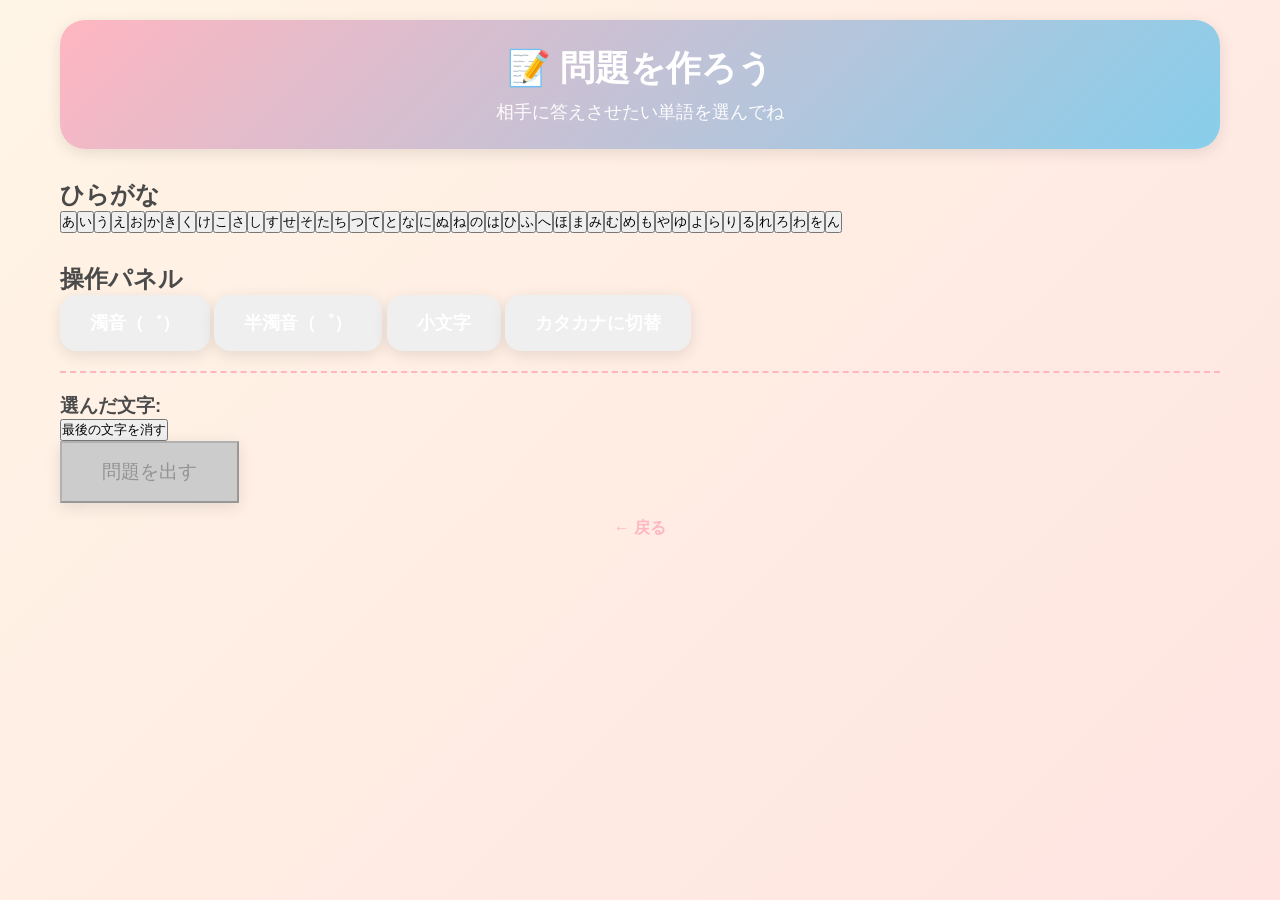
<file: select_Version2.html>
<!DOCTYPE html>
<html lang="ja">
<head>
    <meta charset="UTF-8">
    <meta name="viewport" content="width=device-width, initial-scale=1.0">
    <title>出題 - ひらがな単語並べ替え</title>
    <link rel="stylesheet" href="styles.css">
</head>
<body class="select-page">
    <div class="select-container">
        <div class="select-header">
            <h1>📝 問題を作ろう</h1>
            <p>相手に答えさせたい単語を選んでね</p>
        </div>

        <div class="select-content">
            <div class="kana-table-section">
                <!-- ひらがな五十音表 -->
                <div class="kana-table" id="hiraganaTable">
                    <h2>ひらがな</h2>
                    <div class="kana-grid" id="hiraganaGrid"></div>
                </div>

                <!-- カタカナ五十音表 -->
                <div class="kana-table" id="katakanaTable" style="display: none;">
                    <h2>カタカナ</h2>
                    <div class="kana-grid" id="katakanaGrid"></div>
                </div>
            </div>

            <div class="controls-section">
                <h2>操作パネル</h2>

                <!-- 文字修飾ボタン -->
                <button class="control-btn" id="toggleDakuten">濁音（゛）</button>
                <button class="control-btn" id="toggleHandakuten">半濁音（゜）</button>
                <button class="control-btn" id="toggleSmall">小文字</button>
                <button class="control-btn" id="toggleKatakana">カタカナに切替</button>

                <hr style="margin: 20px 0; border: none; border-top: 2px dashed var(--primary-color);">

                <!-- 選択された単語表示 -->
                <div class="selected-word-display" id="selectedWordDisplay">
                    <h3>選んだ文字:</h3>
                    <div class="selected-word-cards" id="selectedCards"></div>
                    <button class="remove-char-btn" id="removeLastBtn">最後の文字を消す</button>
                </div>

                <!-- 送信ボタン -->
                <button class="submit-btn" id="submitBtn" disabled>問題を出す</button>
                
                <!-- トップに戻るリンク -->
                <a href="index.html" style="text-align: center; display: block; margin-top: 15px; color: var(--primary-color); text-decoration: none; font-weight: bold;">← 戻る</a>
            </div>
        </div>
    </div>

    <script src="script.js"></script>
    <script>
        // 五十音表データ
        const hiragana = [
            'あ', 'い', 'う', 'え', 'お',
            'か', 'き', 'く', 'け', 'こ',
            'さ', 'し', 'す', 'せ', 'そ',
            'た', 'ち', 'つ', 'て', 'と',
            'な', 'に', 'ぬ', 'ね', 'の',
            'は', 'ひ', 'ふ', 'へ', 'ほ',
            'ま', 'み', 'む', 'め', 'も',
            'や', 'ゆ', 'よ',
            'ら', 'り', 'る', 'れ', 'ろ',
            'わ', 'を', 'ん'
        ];

        const katakana = [
            'ア', 'イ', 'ウ', 'エ', 'オ',
            'カ', 'キ', 'ク', 'ケ', 'コ',
            'サ', 'シ', 'ス', 'セ', 'ソ',
            'タ', 'チ', 'ツ', 'テ', 'ト',
            'ナ', 'ニ', 'ヌ', 'ネ', 'ノ',
            'ハ', 'ヒ', 'フ', 'ヘ', 'ホ',
            'マ', 'ミ', 'ム', 'メ', 'モ',
            'ヤ', 'ユ', 'ヨ',
            'ラ', 'リ', 'ル', 'レ', 'ロ',
            'ワ', 'ヲ', 'ン'
        ];

        let selectedCharacters = [];
        let isKatakana = false;
        let isDakuten = false;
        let isHandakuten = false;
        let isSmall = false;

        // 濁音・半濁音マッピング
        const dakuntenMap = {
            'か': 'が', 'き': 'ぎ', 'く': 'ぐ', 'け': 'げ', 'こ': 'ご',
            'さ': 'ざ', 'し': 'じ', 'す': 'ず', 'せ': 'ぜ', 'そ': 'ぞ',
            'た': 'だ', 'ち': 'ぢ', 'つ': 'づ', 'て': 'で', 'と': 'ど',
            'は': 'ば', 'ひ': 'び', 'ふ': 'ぶ', 'へ': 'べ', 'ほ': 'ぼ'
        };

        const handakuntenMap = {
            'は': 'ぱ', 'ひ': 'ぴ', 'ふ': 'ぷ', 'へ': 'ぺ', 'ほ': 'ぽ'
        };

        const smallMap = {
            'あ': 'ぁ', 'い': 'ぃ', 'う': 'ぅ', 'え': 'ぇ', 'お': 'ぉ',
            'や': 'ゃ', 'ゆ': 'ゅ', 'よ': 'ょ',
            'わ': 'ゎ', 'つ': 'っ'
        };

        const katakanaSmallMap = {
            'ア': 'ァ', 'イ': 'ィ', 'ウ': 'ゥ', 'エ': 'ェ', 'オ': 'ォ',
            'ヤ': 'ャ', 'ユ': 'ュ', 'ヨ': 'ョ',
            'ワ': 'ヮ', 'ツ': 'ッ'
        };

        const katakanaDakuntenMap = {
            'カ': 'ガ', 'キ': 'ギ', 'ク': 'グ', 'ケ': 'ゲ', 'コ': 'ゴ',
            'サ': 'ザ', 'シ': 'ジ', 'ス': 'ズ', 'セ': 'ゼ', 'ソ': 'ゾ',
            'タ': 'ダ', 'チ': 'ヂ', 'ツ': 'ヅ', 'テ': 'デ', 'ト': 'ド',
            'ハ': 'バ', 'ヒ': 'ビ', 'フ': 'ブ', 'ヘ': 'ベ', 'ホ': 'ボ'
        };

        const katakanaHandakuntenMap = {
            'ハ': 'パ', 'ヒ': 'ピ', 'フ': 'プ', 'ヘ': 'ペ', 'ホ': 'ポ'
        };

        // 初期化
        function init() {
            renderKanaGrid('hiraganaGrid', hiragana);
            renderKanaGrid('katakanaGrid', katakana);
            updateControlButtons();
        }

        // 五十音表をレンダリング
        function renderKanaGrid(gridId, kanaArray) {
            const grid = document.getElementById(gridId);
            grid.innerHTML = '';

            kanaArray.forEach(kana => {
                const btn = document.createElement('button');
                btn.className = 'kana-btn';
                btn.textContent = kana;
                btn.onclick = () => selectCharacter(kana);
                grid.appendChild(btn);
            });
        }

        // 文字を選択
        function selectCharacter(char) {
            let selectedChar = char;

            // 修飾を適用
            if (isDakuten && dakuntenMap[char]) {
                selectedChar = dakuntenMap[char];
            } else if (isHandakuten && handakuntenMap[char]) {
                selectedChar = handakuntenMap[char];
            }

            if (isSmall && smallMap[char]) {
                selectedChar = smallMap[char];
            }

            selectedCharacters.push(selectedChar);
            updateDisplay();
            isDakuten = false;
            isHandakuten = false;
            isSmall = false;
            updateControlButtons();
        }

        // 表示を更新
        function updateDisplay() {
            const cardsContainer = document.getElementById('selectedCards');
            cardsContainer.innerHTML = '';

            selectedCharacters.forEach((char, index) => {
                const card = document.createElement('div');
                card.className = 'selected-card';
                card.textContent = char;
                cardsContainer.appendChild(card);
            });

            document.getElementById('submitBtn').disabled = selectedCharacters.length === 0;
        }

        // コントロールボタンを更新
        function updateControlButtons() {
            document.getElementById('toggleDakuten').classList.toggle('active', isDakuten);
            document.getElementById('toggleHandakuten').classList.toggle('active', isHandakuten);
            document.getElementById('toggleSmall').classList.toggle('active', isSmall);
            document.getElementById('toggleKatakana').classList.toggle('active', isKatakana);
        }

        // イベントリスナー
        document.getElementById('toggleDakuten').addEventListener('click', () => {
            isDakuten = !isDakuten;
            isHandakuten = false;
            updateControlButtons();
        });

        document.getElementById('toggleHandakuten').addEventListener('click', () => {
            isHandakuten = !isHandakuten;
            isDakuten = false;
            updateControlButtons();
        });

        document.getElementById('toggleSmall').addEventListener('click', () => {
            isSmall = !isSmall;
            updateControlButtons();
        });

        document.getElementById('toggleKatakana').addEventListener('click', () => {
            isKatakana = !isKatakana;
            document.getElementById('hiraganaTable').style.display = isKatakana ? 'none' : 'block';
            document.getElementById('katakanaTable').style.display = isKatakana ? 'block' : 'none';
            updateControlButtons();
        });

        document.getElementById('removeLastBtn').addEventListener('click', () => {
            selectedCharacters.pop();
            updateDisplay();
        });

        document.getElementById('submitBtn').addEventListener('click', () => {
            // sessionStorageに選択した文字を保存
            sessionStorage.setItem('selectedWord', JSON.stringify(selectedCharacters));
            window.location.href = 'play.html';
        });

        // 初期化実行
        init();
    </script>
</body>
</html>
</file>
<file: styles.css>
/* ========================================
   グローバルスタイル
   ======================================== */

* {
    margin: 0;
    padding: 0;
    box-sizing: border-box;
}

:root {
    /* 温かみのあるカラーパレット */
    --primary-color: #FFB6C1;      /* やさしいピンク */
    --secondary-color: #FFE4B5;    /* もこもこオレンジ */
    --accent-color: #87CEEB;       /* さわやかブルー */
    --success-color: #98FB98;      /* やさしい緑 */
    --warning-color: #FFD700;      /* きらきら黄色 */
    --text-color: #4A4A4A;         /* 優しい黒 */
    --bg-color: #FFFAF0;           /* あたたかい白 */
    --shadow: 0 4px 15px rgba(0, 0, 0, 0.1);
}

html, body {
    width: 100%;
    height: 100%;
    font-family: 'Segoe UI', 'Meiryo', 'Hiragino Sans', sans-serif;
    background-color: var(--bg-color);
    color: var(--text-color);
}

body {
    overflow-x: hidden;
}

/* ========================================
   トップページ
   ======================================== */

.top-page {
    background: linear-gradient(135deg, #FFF5E6 0%, #FFE4E1 100%);
}

.container {
    max-width: 800px;
    margin: 0 auto;
    padding: 20px;
}

.header {
    text-align: center;
    margin-bottom: 40px;
    padding: 30px 20px;
    background: linear-gradient(135deg, var(--primary-color) 0%, var(--accent-color) 100%);
    border-radius: 30px;
    box-shadow: var(--shadow);
}

.title {
    font-size: 2.5em;
    font-weight: bold;
    color: white;
    margin-bottom: 10px;
    text-shadow: 2px 2px 4px rgba(0, 0, 0, 0.1);
}

.subtitle {
    font-size: 1.2em;
    color: rgba(255, 255, 255, 0.9);
}

/* ========================================
   ヒーローセクション
   ======================================== */

.hero-section {
    text-align: center;
    margin: 40px 0;
    padding: 30px;
    background: linear-gradient(135deg, var(--secondary-color) 0%, var(--success-color) 100%);
    border-radius: 25px;
    box-shadow: var(--shadow);
}

.character-cards-demo {
    display: flex;
    justify-content: center;
    gap: 20px;
    flex-wrap: wrap;
}

.demo-card {
    width: 80px;
    height: 80px;
    background: white;
    border: 3px solid var(--primary-color);
    border-radius: 15px;
    display: flex;
    align-items: center;
    justify-content: center;
    font-size: 2.5em;
    font-weight: bold;
    color: var(--text-color);
    box-shadow: 0 4px 10px rgba(0, 0, 0, 0.1);
    transform: rotate(-5deg);
    animation: float 3s ease-in-out infinite;
}

.demo-card:nth-child(2) {
    animation-delay: 0.3s;
    transform: rotate(0deg);
}

.demo-card:nth-child(3) {
    animation-delay: 0.6s;
    transform: rotate(5deg);
}

@keyframes float {
    0%, 100% { transform: translateY(0px); }
    50% { transform: translateY(-10px); }
}

/* ========================================
   セクション共通
   ======================================== */

section {
    margin-bottom: 30px;
}

section h2 {
    font-size: 1.8em;
    margin-bottom: 20px;
    padding-bottom: 10px;
    border-bottom: 3px dashed var(--primary-color);
    color: var(--text-color);
}

.instructions, .how-to, .features {
    background: white;
    padding: 25px;
    border-radius: 20px;
    box-shadow: var(--shadow);
}

.instructions p {
    font-size: 1.1em;
    line-height: 1.8;
    margin-bottom: 10px;
    color: var(--text-color);
}

/* ========================================
   遊び方ガイド
   ======================================== */

.guide-step {
    background: linear-gradient(135deg, #FFF9E6 0%, #F0F8FF 100%);
    padding: 20px;
    margin-bottom: 15px;
    border-radius: 15px;
    border-left: 5px solid var(--accent-color);
    display: flex;
    gap: 20px;
}

.step-number {
    width: 50px;
    height: 50px;
    background: var(--warning-color);
    border-radius: 50%;
    display: flex;
    align-items: center;
    justify-content: center;
    font-size: 1.5em;
    font-weight: bold;
    color: white;
    flex-shrink: 0;
}

.guide-step h3 {
    font-size: 1.3em;
    margin-bottom: 8px;
    color: var(--text-color);
}

.guide-step p {
    font-size: 1em;
    line-height: 1.6;
    color: var(--text-color);
    margin-bottom: 5px;
}

.guide-step p strong {
    color: var(--primary-color);
    font-weight: bold;
}

/* ========================================
   機能説明
   ======================================== */

.feature-item {
    background: linear-gradient(135deg, #FFE4E1 0%, #E0FFFF 100%);
    padding: 20px;
    margin-bottom: 15px;
    border-radius: 15px;
    border: 2px solid var(--accent-color);
}

.feature-item h3 {
    font-size: 1.2em;
    margin-bottom: 10px;
    color: var(--text-color);
}

.feature-item p {
    font-size: 1em;
    line-height: 1.6;
    color: var(--text-color);
}

/* ========================================
   ボタン
   ======================================== */

.btn-large {
    padding: 20px 40px;
    font-size: 1.5em;
    font-weight: bold;
    border: none;
    border-radius: 20px;
    cursor: pointer;
    transition: all 0.3s ease;
    box-shadow: var(--shadow);
    text-decoration: none;
    display: inline-block;
}

.btn-large:hover {
    transform: translateY(-3px);
    box-shadow: 0 6px 20px rgba(0, 0, 0, 0.15);
}

.btn-large:active {
    transform: translateY(-1px);
}

.btn-primary {
    background: linear-gradient(135deg, var(--primary-color) 0%, var(--secondary-color) 100%);
    color: white;
}

.btn-primary:hover {
    background: linear-gradient(135deg, #FF9BB5 0%, #FFD699 100%);
}

.start-section {
    text-align: center;
    margin: 40px 0;
}

/* ========================================
   フッター
   ======================================== */

.footer {
    text-align: center;
    padding: 20px;
    color: var(--text-color);
    font-size: 1.1em;
    margin-top: 50px;
}

/* ========================================
   レスポンシブ
   ======================================== */

@media (max-width: 768px) {
    .title {
        font-size: 2em;
    }

    .subtitle {
        font-size: 1em;
    }

    section h2 {
        font-size: 1.5em;
    }

    .guide-step {
        flex-direction: column;
        align-items: flex-start;
    }

    .step-number {
        width: 40px;
        height: 40px;
        font-size: 1.2em;
    }

    .btn-large {
        padding: 15px 30px;
        font-size: 1.2em;
    }
}

/* ========================================
   選択画面（セレクト画面）
   ======================================== */

.select-page {
    background: linear-gradient(135deg, #FFF5E6 0%, #FFE4E1 100%);
    min-height: 100vh;
}

.select-container {
    max-width: 1200px;
    margin: 0 auto;
    padding: 20px;
}

.select-header {
    text-align: center;
    margin-bottom: 30px;
    padding: 25px;
    background: linear-gradient(135deg, var(--primary-color) 0%, var(--accent-color) 100%);
    border-radius: 25px;
    box-shadow: var(--shadow);
}

.select-header h1 {
    font-size: 2.2em;
    color: white;
    margin-bottom: 8px;
    font-weight: bold;
}

.select-header p {
    font-size: 1.1em;
    color: rgba(255, 255, 255, 0.95);
}

.select-content {
    display: flex;
    flex-direction: column;
    gap: 30px;
}

/* ========================================
   五十音表セクション
   ======================================== */

.kana-section {
    background: white;
    padding: 30px;
    border-radius: 25px;
    box-shadow: var(--shadow);
    display: flex;
    gap: 20px;
}

.kana-display {
    display: flex;
    flex-direction: column;
    gap: 12px;
    flex: 1;
}

.kana-row {
    display: flex;
    gap: 12px;
flex-direction: row-reverse;   /* 1. 左から右ではなく、右から左に並べる */
    justify-content: flex-end;     /* 2. 全体を右側に寄せる */
    flex-wrap: wrap;
}

/* ========================================
   五十音カード
   ======================================== */

.kana-card {
    width: 70px;
    height: 70px;
    background: linear-gradient(135deg, var(--secondary-color) 0%, #FFD699 100%);
    border: 3px solid #FF9800;
    border-radius: 12px;
    font-size: 1.8em;
    font-weight: bold;
    color: var(--text-color);
    cursor: pointer;
    transition: all 0.2s ease;
    box-shadow: 0 4px 10px rgba(0, 0, 0, 0.1);
    display: flex;
    align-items: center;
    justify-content: center;
}

.kana-card:hover {
    transform: translateY(-3px);
    box-shadow: 0 6px 15px rgba(0, 0, 0, 0.15);
}

.kana-card:active {
    transform: translateY(-1px);
}

/* ========================================
   修飾ボタン（縦配置）
   ======================================== */

.modifiers-vertical {
    display: flex;
    flex-direction: column;
    gap: 8px;
    justify-content: flex-start;
}

.modifier-btn {
    width: 70px;
    height: 70px;
    background: linear-gradient(135deg, var(--accent-color) 0%, #87CEFA 100%);
    border: 3px solid #4ECDC4;
    border-radius: 12px;
    font-size: 1.4em;
    font-weight: bold;
    color: white;
    cursor: pointer;
    transition: all 0.2s ease;
    box-shadow: 0 4px 10px rgba(0, 0, 0, 0.1);
    display: flex;
    align-items: center;
    justify-content: center;
}

.modifier-btn:hover {
    transform: translateY(-3px);
    box-shadow: 0 6px 15px rgba(0, 0, 0, 0.15);
}

.modifier-btn:active {
    transform: translateY(-1px);
}

.modifier-btn.active {
    background: linear-gradient(135deg, var(--primary-color) 0%, #FF69B4 100%);
    border-color: #FF1493;
}

/* ========================================
   選択済み文字表示
   ======================================== */

.selected-word-section {
    background: linear-gradient(135deg, var(--success-color) 0%, #90EE90 100%);
    padding: 25px;
    border-radius: 25px;
    text-align: center;
    box-shadow: var(--shadow);
}

.selected-word-section h3 {
    font-size: 1.3em;
    margin-bottom: 20px;
    color: var(--text-color);
    font-weight: bold;
}

.selected-cards-display {
    display: flex;
    justify-content: center;
    gap: 15px;
    flex-wrap: wrap;
    min-height: 100px;
    align-items: center;
}

.selected-word-card {
    width: 80px;
    height: 80px;
    background: white;
    border: 4px solid var(--primary-color);
    border-radius: 15px;
    display: flex;
    align-items: center;
    justify-content: center;
    font-size: 2.2em;
    font-weight: bold;
    color: var(--text-color);
    box-shadow: 0 4px 12px rgba(0, 0, 0, 0.12);
    animation: popIn 0.3s ease;
}

@keyframes popIn {
    from {
        opacity: 0;
        transform: scale(0.8);
    }
    to {
        opacity: 1;
        transform: scale(1);
    }
}

/* ========================================
   操作ボタン
   ======================================== */

.button-controls {
    display: flex;
    gap: 15px;
    justify-content: center;
    flex-wrap: wrap;
    padding: 20px;
}

.control-btn {
    padding: 16px 30px;
    font-size: 1.1em;
    font-weight: bold;
    border: none;
    border-radius: 16px;
    cursor: pointer;
    transition: all 0.3s ease;
    box-shadow: var(--shadow);
    color: white;
}

.btn-delete-one {
    background: linear-gradient(135deg, #FFB347 0%, #FFA500 100%);
}

.btn-delete-one:hover {
    transform: translateY(-3px);
    box-shadow: 0 6px 18px rgba(255, 165, 0, 0.3);
}

.btn-delete-all {
    background: linear-gradient(135deg, #FF6B9D 0%, #FF1493 100%);
}

.btn-delete-all:hover {
    transform: translateY(-3px);
    box-shadow: 0 6px 18px rgba(255, 105, 180, 0.3);
}

.submit-btn {
    background: linear-gradient(135deg, var(--success-color) 0%, #66BB6A 100%);
    padding: 16px 40px;
    font-size: 1.2em;
}

.submit-btn:hover {
    transform: translateY(-3px);
    box-shadow: 0 6px 18px rgba(152, 251, 152, 0.3);
}

.submit-btn:disabled {
    background: #CCCCCC;
    cursor: not-allowed;
    transform: none;
    box-shadow: var(--shadow);
}

/* ========================================
   戻るリンク
   ======================================== */

.back-link-section {
    text-align: center;
    padding: 20px 0;
}

.back-link {
    font-size: 1.1em;
    color: var(--primary-color);
    text-decoration: none;
    font-weight: bold;
    transition: all 0.3s ease;
}

.back-link:hover {
    color: var(--accent-color);
    transform: translateX(-5px);
}

/* ========================================
   プレイページ（解答画面）
   ======================================== */

.play-page {
    background: linear-gradient(135deg, #FFF5E6 0%, #FFE4E1 100%);
    min-height: 100vh;
    display: flex;
    flex-direction: column;
}

.play-container {
    max-width: 1200px;
    margin: 0 auto;
    padding: 20px;
    flex: 1;
    display: flex;
    flex-direction: column;
    width: 100%;
}

.play-header {
    text-align: center;
    margin-bottom: 20px;
    padding: 25px;
    background: linear-gradient(135deg, var(--primary-color) 0%, var(--accent-color) 100%);
    border-radius: 25px;
    box-shadow: var(--shadow);
}

.play-header h1 {
    font-size: 2em;
    color: white;
    margin-bottom: 0;
    font-weight: bold;
}

.play-instruction {
    font-size: 1.2em;
    color: rgba(255, 255, 255, 0.9);
}

/* ========================================
   カード配置エリア
   ======================================== */

.cards-container {
    background: white;
    padding: 40px;
    border-radius: 25px;
    box-shadow: var(--shadow);
    flex: 1;
    position: relative;
    min-height: 500px;
    margin-bottom: 20px;
    width: 100%;
}

.card {
    width: 90px;
    height: 90px;
    background: linear-gradient(135deg, var(--secondary-color) 0%, #FFE0B2 100%);
    border: 3px solid #FF9800;
    border-radius: 15px;
    display: flex;
    align-items: center;
    justify-content: center;
    font-size: 2.2em;
    font-weight: bold;
    color: var(--text-color);
    cursor: grab;
    box-shadow: 0 4px 12px rgba(0, 0, 0, 0.1);
    position: absolute;
    touch-action: none;
    user-select: none;
    transition: box-shadow 0.2s ease;
}

.card:hover {
    box-shadow: 0 6px 16px rgba(0, 0, 0, 0.15);
}

.card:active {
    cursor: grabbing;
}

/* ========================================
   プレイボタン
   ======================================== */

.play-buttons {
    display: flex;
    gap: 15px;
    justify-content: center;
    flex-wrap: wrap;
}

.btn-answer {
    padding: 15px 40px;
    font-size: 1.2em;
    font-weight: bold;
    background: linear-gradient(135deg, var(--success-color) 0%, #66BB6A 100%);
    color: white;
    border: none;
    border-radius: 15px;
    cursor: pointer;
    transition: all 0.3s ease;
    box-shadow: var(--shadow);
}

.btn-answer:hover {
    transform: translateY(-2px);
    box-shadow: 0 6px 20px rgba(0, 0, 0, 0.15);
}

.btn-back {
    padding: 15px 40px;
    font-size: 1.2em;
    font-weight: bold;
    background: linear-gradient(135deg, var(--accent-color) 0%, #87CEFA 100%);
    color: white;
    border: none;
    border-radius: 15px;
    cursor: pointer;
    transition: all 0.3s ease;
    box-shadow: var(--shadow);
}

.btn-back:hover {
    transform: translateY(-2px);
    box-shadow: 0 6px 20px rgba(0, 0, 0, 0.15);
}

/* ========================================
   答え表示モーダル
   ======================================== */

.modal {
    display: none;
    position: fixed;
    top: 0;
    left: 0;
    width: 100%;
    height: 100%;
    background: rgba(0, 0, 0, 0.5);
    z-index: 1000;
    align-items: center;
    justify-content: center;
}

.modal.active {
    display: flex;
}

.modal-content {
    background: white;
    padding: 40px;
    border-radius: 25px;
    text-align: center;
    box-shadow: 0 10px 40px rgba(0, 0, 0, 0.3);
    max-width: 500px;
    animation: slideUp 0.3s ease;
}

@keyframes slideUp {
    from {
        opacity: 0;
        transform: translateY(30px);
    }
    to {
        opacity: 1;
        transform: translateY(0);
    }
}

.modal-content h2 {
    font-size: 1.5em;
    margin-bottom: 20px;
    color: var(--text-color);
}

.answer-display {
    font-size: 3em;
    font-weight: bold;
    color: var(--success-color);
    margin: 30px 0;
    letter-spacing: 10px;
}

.modal-text {
    font-size: 1.1em;
    color: var(--text-color);
    margin-bottom: 20px;
    line-height: 1.6;
}

.continue-hint {
    font-size: 0.9em;
    color: #888;
    margin-top: 20px;
    font-style: italic;
}

/* ========================================
   タブレット対応
   ======================================== */

@media (max-width: 1024px) {
    .kana-section {
        flex-direction: column;
    }

    .kana-card,
    .modifier-btn {
        width: 65px;
        height: 65px;
        font-size: 1.4em;
    }

    .cards-container {
        min-height: 450px;
    }

    .card {
        width: 80px;
        height: 80px;
        font-size: 2em;
    }
}

@media (max-width: 600px) {
    .select-container, .play-container {
        padding: 10px;
    }

    .select-header h1 {
        font-size: 1.6em;
    }

    .select-header p {
        font-size: 0.95em;
    }

    .kana-card,
    .modifier-btn {
        width: 55px;
        height: 55px;
        font-size: 1.3em;
        border-radius: 10px;
    }

    .selected-word-card {
        width: 70px;
        height: 70px;
        font-size: 1.8em;
        border-radius: 12px;
    }

    .button-controls {
        flex-direction: column;
    }

    .control-btn {
        width: 100%;
    }

    .cards-container {
        min-height: 400px;
        padding: 20px;
    }

    .card {
        width: 70px;
        height: 70px;
        font-size: 1.8em;
    }

    .modal-content {
        padding: 30px 20px;
        max-width: 90%;
    }

    .answer-display {
        font-size: 2.5em;
    }

    .play-header h1 {
        font-size: 1.4em;
    }
}

/* ========================================
   五十音表のレイアウト修正（ここから追記）
   ======================================== */

.kana-display {
    /* 全体を右から左（RTL）のルールで並べる */
    direction: rtl; 
    display: flex;
    flex-direction: column;
    align-items: center; 
}

.kana-row {
    display: flex !important; 
    gap: 12px;
    margin-bottom: 12px;
    /* direction: rtl により、中のボタンは自動的に右から左へ並びます */
    /* 以前設定した row-reverse や justify-content をリセットします */
    flex-direction: row !important;
    justify-content: center !important;
}

/* 文字が反転しないように、ボタンの中身だけ左から右に戻す */
.kana-card {
    direction: ltr;
}

/* 空白を維持するための見えないカード（ボタンと同じサイズに設定） */
.empty-card {
    width: 70px;
    height: 70px;
    visibility: hidden;
}

/* レスポンシブ対応（既存のタブレット・スマホサイズに合わせる） */
@media (max-width: 1024px) {
    .empty-card { width: 65px; height: 65px; }
}
@media (max-width: 600px) {
    .empty-card { width: 55px; height: 55px; }
}
</file>
